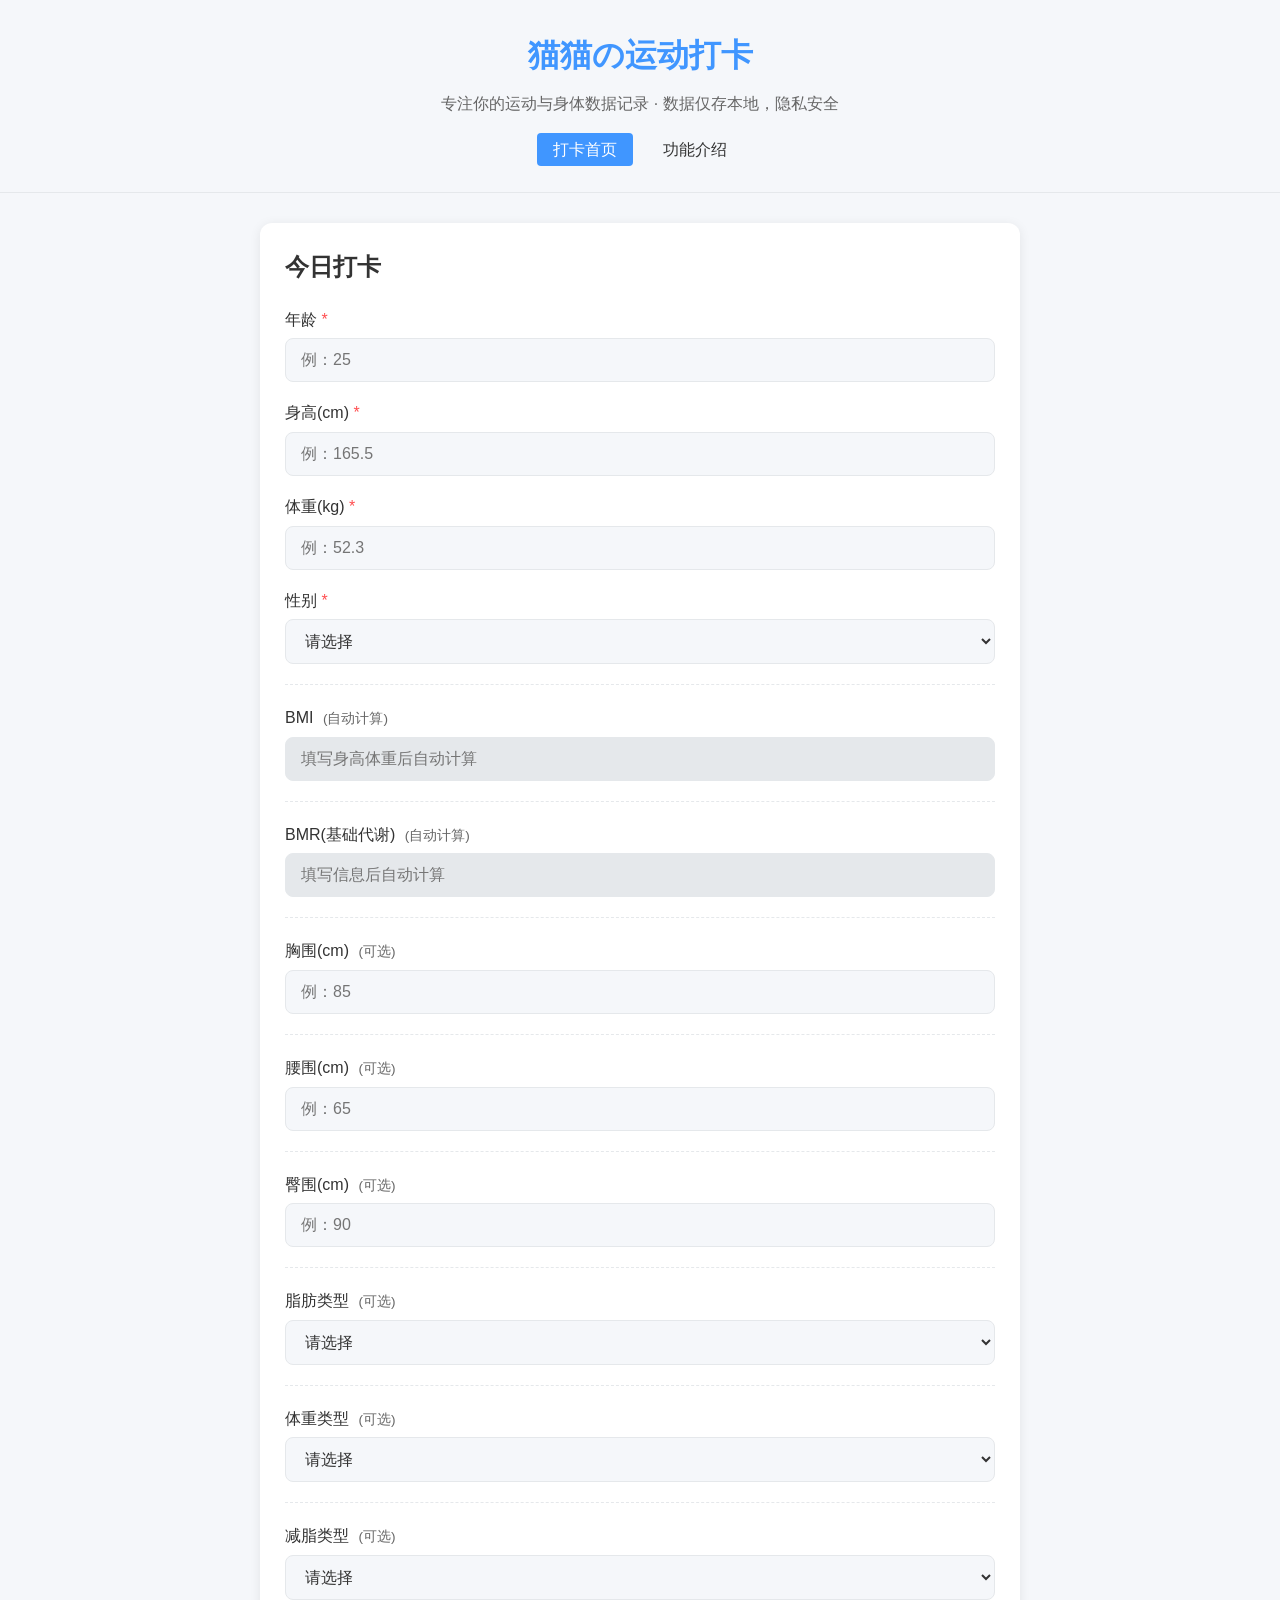
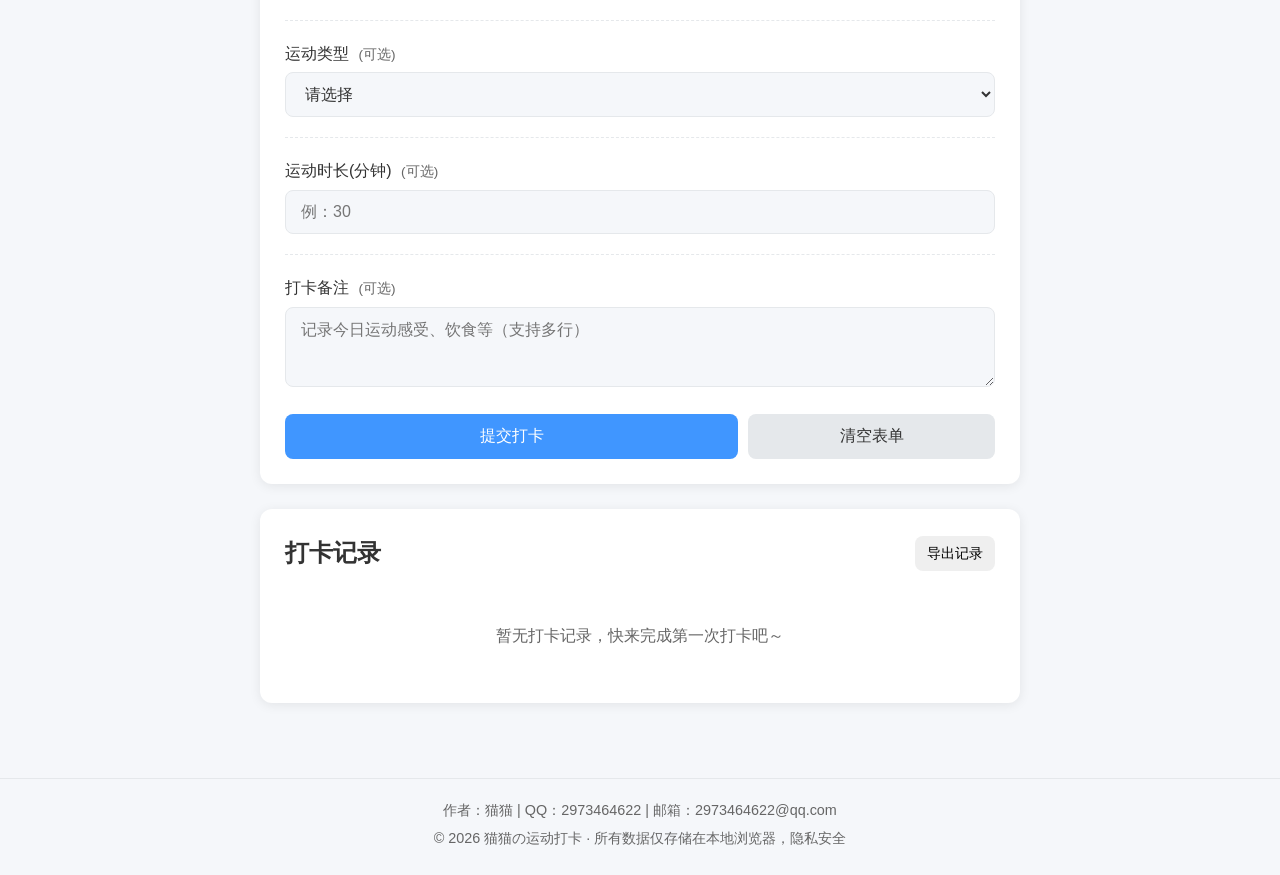
<file: cat-sport-checkin/index.html>
<!DOCTYPE html>
<html lang="zh-CN">
<head>
    <meta charset="UTF-8">
    <meta name="viewport" content="width=device-width, initial-scale=1.0">
    <title>猫猫の运动打卡</title>
    <link rel="stylesheet" href="css/style.css">
</head>
<body>
    <!-- 头部 -->
    <header class="header">
        <div class="container">
            <h1>猫猫の运动打卡</h1>
            <p>专注你的运动与身体数据记录 · 数据仅存本地，隐私安全</p>
            <nav>
                <a href="index.html" class="active">打卡首页</a>
                <a href="features.html">功能介绍</a>
            </nav>
        </div>
    </header>

    <!-- 主内容 -->
    <main class="container main">
        <!-- 打卡表单 -->
        <section class="card form-card">
            <h2>今日打卡</h2>
            <form id="checkinForm">
                <!-- 必填项 -->
                <div class="form-group">
                    <label for="age">年龄 <span class="required">*</span></label>
                    <input type="number" id="age" min="1" max="120" required placeholder="例：25">
                </div>
                <div class="form-group">
                    <label for="height">身高(cm) <span class="required">*</span></label>
                    <input type="number" id="height" min="100" max="250" step="0.1" required placeholder="例：165.5">
                </div>
                <div class="form-group">
                    <label for="weight">体重(kg) <span class="required">*</span></label>
                    <input type="number" id="weight" min="20" max="300" step="0.1" required placeholder="例：52.3">
                </div>
                <div class="form-group">
                    <label for="gender">性别 <span class="required">*</span></label>
                    <select id="gender" required>
                        <option value="">请选择</option>
                        <option value="male">男</option>
                        <option value="female">女</option>
                    </select>
                </div>

                <!-- 可选项 -->
                <div class="form-group optional-group">
                    <label for="bmi">BMI <span class="optional">(自动计算)</span></label>
                    <input type="text" id="bmi" readonly placeholder="填写身高体重后自动计算">
                </div>
                <div class="form-group optional-group">
                    <label for="bmr">BMR(基础代谢) <span class="optional">(自动计算)</span></label>
                    <input type="text" id="bmr" readonly placeholder="填写信息后自动计算">
                </div>
                <div class="form-group optional-group">
                    <label for="bust">胸围(cm) <span class="optional">(可选)</span></label>
                    <input type="number" id="bust" step="0.1" placeholder="例：85">
                </div>
                <div class="form-group optional-group">
                    <label for="waist">腰围(cm) <span class="optional">(可选)</span></label>
                    <input type="number" id="waist" step="0.1" placeholder="例：65">
                </div>
                <div class="form-group optional-group">
                    <label for="hip">臀围(cm) <span class="optional">(可选)</span></label>
                    <input type="number" id="hip" step="0.1" placeholder="例：90">
                </div>
                <div class="form-group optional-group">
                    <label for="fatType">脂肪类型 <span class="optional">(可选)</span></label>
                    <select id="fatType">
                        <option value="">请选择</option>
                        <option value="visceral">内脏脂肪型</option>
                        <option value="subcutaneous">皮下脂肪型</option>
                        <option value="mixed">混合型</option>
                    </select>
                </div>
                <div class="form-group optional-group">
                    <label for="weightType">体重类型 <span class="optional">(可选)</span></label>
                    <select id="weightType">
                        <option value="">请选择</option>
                        <option value="underweight">偏瘦</option>
                        <option value="normal">正常</option>
                        <option value="overweight">超重</option>
                        <option value="obese">肥胖</option>
                    </select>
                </div>
                <div class="form-group optional-group">
                    <label for="loseFatType">减脂类型 <span class="optional">(可选)</span></label>
                    <select id="loseFatType">
                        <option value="">请选择</option>
                        <option value="lowCarb">低碳减脂</option>
                        <option value="calorieControl">热量控制</option>
                        <option value="highProtein">高蛋白减脂</option>
                        <option value="exercise">运动减脂</option>
                    </select>
                </div>
                <div class="form-group optional-group">
                    <label for="sportType">运动类型 <span class="optional">(可选)</span></label>
                    <select id="sportType">
                        <option value="">请选择</option>
                        <option value="running">跑步</option>
                        <option value="yoga">瑜伽</option>
                        <option value="strength">力量训练</option>
                        <option value="rope">跳绳</option>
                        <option value="walk">快走</option>
                    </select>
                </div>
                <div class="form-group optional-group">
                    <label for="sportTime">运动时长(分钟) <span class="optional">(可选)</span></label>
                    <input type="number" id="sportTime" min="0" placeholder="例：30">
                </div>
                <div class="form-group optional-group">
                    <label for="note">打卡备注 <span class="optional">(可选)</span></label>
                    <textarea id="note" placeholder="记录今日运动感受、饮食等（支持多行）"></textarea>
                </div>

                <div class="btn-group">
                    <button type="submit" class="btn primary-btn">提交打卡</button>
                    <button type="reset" class="btn secondary-btn">清空表单</button>
                </div>
            </form>

            <!-- 计算结果 -->
            <div class="result-card" id="resultCard" style="display: none;">
                <h3>计算结果</h3>
                <div id="resultContent"></div>
                <div class="calorie-tip" id="calorieTip"></div>
            </div>
        </section>

        <!-- 打卡记录 -->
        <section class="card records-card">
            <div class="card-header">
                <h2>打卡记录</h2>
                <button class="btn small-btn" id="exportBtn">导出记录</button>
            </div>
            <div id="recordsList" class="records-list">
                <p class="empty-tip">暂无打卡记录，快来完成第一次打卡吧～</p>
            </div>
        </section>
    </main>

    <!-- 页脚 -->
    <footer class="footer">
        <div class="container">
            <p>作者：猫猫 | QQ：2973464622 | 邮箱：2973464622@qq.com</p>
            <p>© 2026 猫猫の运动打卡 · 所有数据仅存储在本地浏览器，隐私安全</p>
        </div>
    </footer>

    <script src="js/main.js"></script>
</body>
</html>
</file>
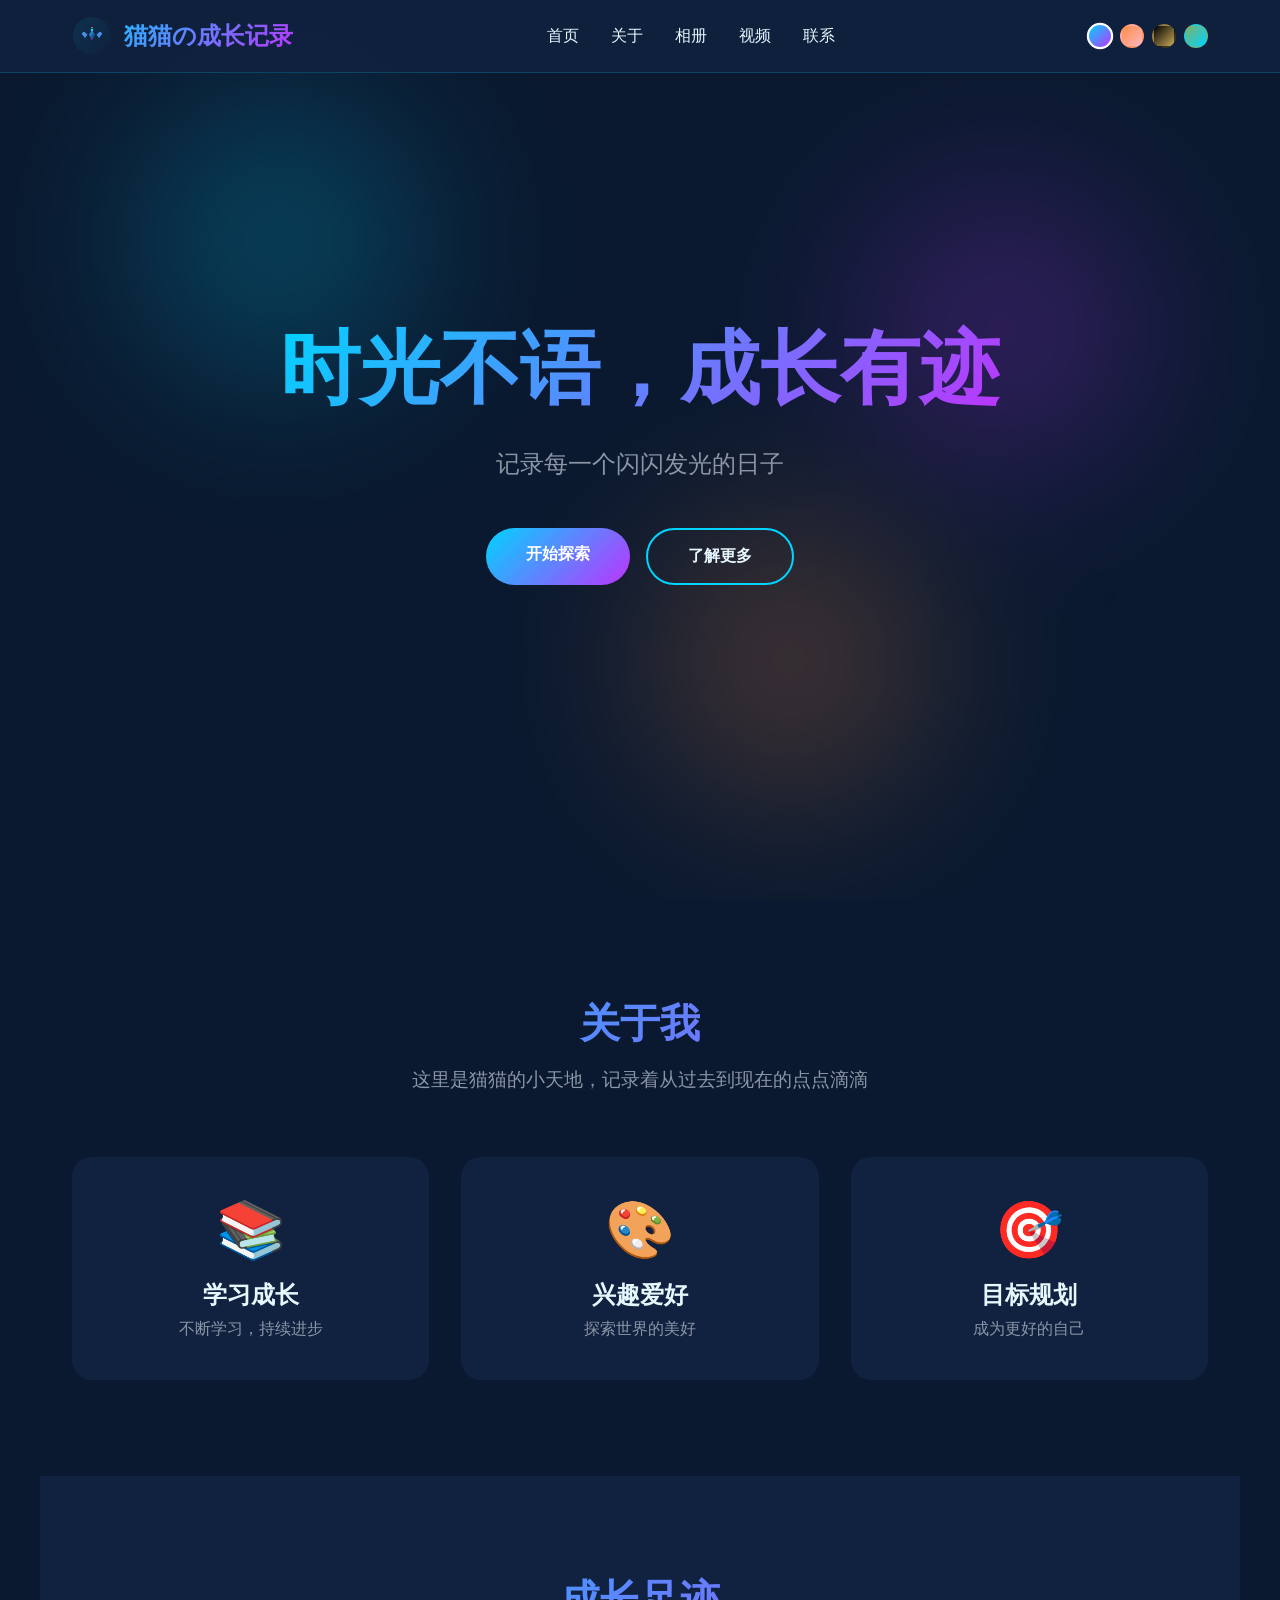
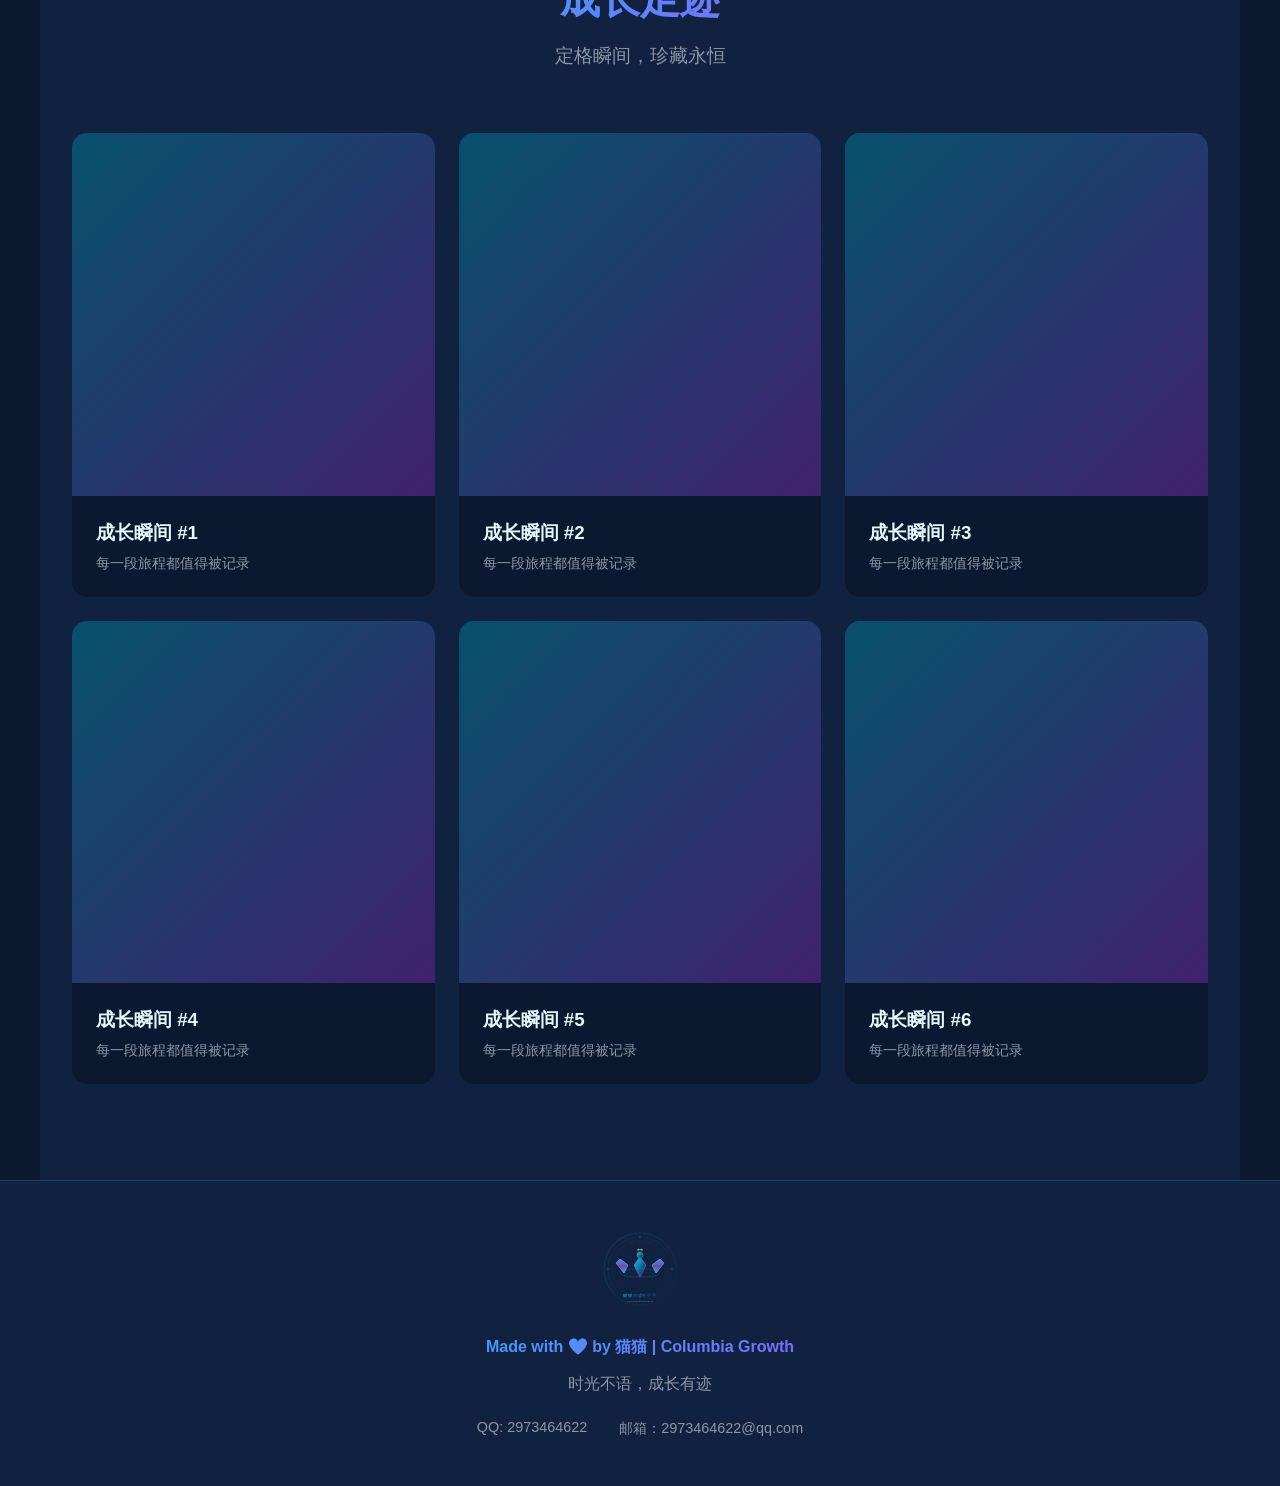
<file: chengzhang-growth/index.html>
<!DOCTYPE html>
<html lang="zh-CN">
<head>
    <meta charset="UTF-8">
    <meta name="viewport" content="width=device-width, initial-scale=1.0">
    <meta name="description" content="猫猫の成长记录 - 时光不语，成长有迹">
    <meta name="author" content="猫猫">
    <title>猫猫の成长记录 | Columbia Growth</title>
    <link rel="icon" type="image/svg+xml" href="favicon.svg">
    <style>
        * {
            margin: 0;
            padding: 0;
            box-sizing: border-box;
        }

        html {
            scroll-behavior: smooth;
        }

        body {
            font-family: 'Microsoft YaHei', 'PingFang SC', 'Noto Sans SC', sans-serif;
            -webkit-font-smoothing: antialiased;
            -moz-osx-font-smoothing: grayscale;
            transition: background-color 0.5s, color 0.5s;
        }

        /* 主题变量 */
        :root {
            --tech-cyan: #00D4FF;
            --deep-blue: #0A192F;
            --concrete-gray: #8B95A5;
            --metal-purple: #667eea;
            --warm-orange: #FF8C42;
            --peach-pink: #FFB6C1;
            --bamboo-green: #7FB069;
            --bronze-gold: #C9A959;
            --neon-purple: #BD34FE;
        }

        /* 科技未来风（默认） */
        body.theme-tech {
            --bg-primary: #0A192F;
            --bg-surface: #112240;
            --text-primary: #E6F7FF;
            --text-secondary: #8B95A5;
            --accent: #00D4FF;
        }

        /* 温馨治愈风 */
        body.theme-warm {
            --bg-primary: #FFF5F0;
            --bg-surface: #FFFFFF;
            --text-primary: #4A4A4A;
            --text-secondary: #9CA3AF;
            --accent: #FF8C42;
        }

        /* 简约高级风 */
        body.theme-simple {
            --bg-primary: #FFFFFF;
            --bg-surface: #F5F5F5;
            --text-primary: #000000;
            --text-secondary: #6B7280;
            --accent: #000000;
        }

        /* 活泼青春风 */
        body.theme-active {
            --bg-primary: #F0FFF4;
            --bg-surface: #FFFFFF;
            --text-primary: #2D3748;
            --text-secondary: #718096;
            --accent: #7FB069;
        }

        body {
            background: var(--bg-primary);
            color: var(--text-primary);
            min-height: 100vh;
        }

        /* 导航栏 */
        .navbar {
            position: fixed;
            top: 0;
            left: 0;
            right: 0;
            z-index: 50;
            background: rgba(17, 34, 64, 0.87);
            backdrop-filter: blur(10px);
            border-bottom: 1px solid rgba(0, 212, 255, 0.2);
            transition: all 0.3s;
        }

        .navbar-content {
            max-width: 1200px;
            margin: 0 auto;
            padding: 1rem 2rem;
            display: flex;
            justify-content: space-between;
            align-items: center;
        }

        .logo {
            display: flex;
            align-items: center;
            gap: 12px;
            font-size: 1.5rem;
            font-weight: bold;
            background: linear-gradient(135deg, #00D4FF 0%, #BD34FE 100%);
            -webkit-background-clip: text;
            -webkit-text-fill-color: transparent;
            background-clip: text;
        }

        .logo img {
            width: 40px;
            height: 40px;
            animation: float 3s ease-in-out infinite;
        }

        .nav-links {
            display: flex;
            gap: 2rem;
            list-style: none;
        }

        .nav-links a {
            color: var(--text-primary);
            text-decoration: none;
            transition: color 0.3s;
        }

        .nav-links a:hover {
            color: var(--accent);
        }

        /* 主题切换器 */
        .theme-switcher {
            display: flex;
            gap: 8px;
            align-items: center;
        }

        .theme-btn {
            width: 24px;
            height: 24px;
            border-radius: 50%;
            border: 2px solid transparent;
            cursor: pointer;
            transition: transform 0.2s, border-color 0.2s;
        }

        .theme-btn:hover,
        .theme-btn.active {
            transform: scale(1.1);
            border-color: white;
        }

        .theme-btn-tech { background: linear-gradient(135deg, #00D4FF, #BD34FE); }
        .theme-btn-warm { background: linear-gradient(135deg, #FF8C42, #FFB6C1); }
        .theme-btn-simple { background: linear-gradient(135deg, #000000, #C9A959); }
        .theme-btn-active { background: linear-gradient(135deg, #7FB069, #00D4FF); }

        /* Hero 区域 */
        .hero {
            min-height: 100vh;
            display: flex;
            align-items: center;
            justify-content: center;
            position: relative;
            overflow: hidden;
            padding: 0 2rem;
        }

        .hero-bg {
            position: absolute;
            inset: 0;
            opacity: 0.2;
        }

        .hero-bg-blob {
            position: absolute;
            border-radius: 50%;
            filter: blur(80px);
            animation: blob 20s infinite;
        }

        .blob-1 {
            width: 300px;
            height: 300px;
            background: var(--tech-cyan);
            top: 10%;
            left: 10%;
        }

        .blob-2 {
            width: 300px;
            height: 300px;
            background: var(--neon-purple);
            top: 20%;
            right: 10%;
            animation-delay: -7s;
        }

        .blob-3 {
            width: 300px;
            height: 300px;
            background: var(--warm-orange);
            bottom: 10%;
            left: 50%;
            animation-delay: -14s;
        }

        .hero-content {
            position: relative;
            text-align: center;
            max-width: 800px;
            z-index: 10;
        }

        .hero-title {
            font-size: clamp(2.5rem, 8vw, 5rem);
            font-weight: bold;
            margin-bottom: 1.5rem;
            background: linear-gradient(135deg, #00D4FF 0%, #BD34FE 100%);
            -webkit-background-clip: text;
            -webkit-text-fill-color: transparent;
            background-clip: text;
            opacity: 0;
            animation: slideUp 0.8s ease-out forwards;
        }

        .hero-subtitle {
            font-size: clamp(1rem, 3vw, 1.5rem);
            color: var(--text-secondary);
            margin-bottom: 3rem;
            opacity: 0;
            animation: slideUp 0.8s ease-out 0.2s forwards;
        }

        .hero-buttons {
            display: flex;
            gap: 1rem;
            justify-content: center;
            flex-wrap: wrap;
            opacity: 0;
            animation: slideUp 0.8s ease-out 0.4s forwards;
        }

        .btn {
            padding: 1rem 2.5rem;
            border-radius: 50px;
            font-weight: 600;
            font-size: 1rem;
            cursor: pointer;
            transition: all 0.3s;
            border: none;
            text-decoration: none;
            display: inline-block;
        }

        .btn-primary {
            background: linear-gradient(135deg, #00D4FF 0%, #BD34FE 100%);
            color: white;
        }

        .btn-primary:hover {
            transform: scale(1.05);
            box-shadow: 0 10px 30px rgba(0, 212, 255, 0.4);
        }

        .btn-secondary {
            background: transparent;
            color: var(--text-primary);
            border: 2px solid var(--accent);
        }

        .btn-secondary:hover {
            background: var(--accent);
            color: var(--bg-primary);
        }

        /* 关于我 */
        .section {
            padding: 6rem 2rem;
            max-width: 1200px;
            margin: 0 auto;
        }

        .section-title {
            text-align: center;
            font-size: 2.5rem;
            font-weight: bold;
            margin-bottom: 1rem;
            background: linear-gradient(135deg, #00D4FF 0%, #BD34FE 100%);
            -webkit-background-clip: text;
            -webkit-text-fill-color: transparent;
            background-clip: text;
        }

        .section-subtitle {
            text-align: center;
            color: var(--text-secondary);
            font-size: 1.2rem;
            margin-bottom: 4rem;
        }

        .features-grid {
            display: grid;
            grid-template-columns: repeat(auto-fit, minmax(280px, 1fr));
            gap: 2rem;
        }

        .feature-card {
            background: var(--bg-surface);
            padding: 2.5rem;
            border-radius: 20px;
            text-align: center;
            transition: transform 0.3s, box-shadow 0.3s;
        }

        .feature-card:hover {
            transform: translateY(-10px);
            box-shadow: 0 20px 40px rgba(0, 212, 255, 0.2);
        }

        .feature-icon {
            font-size: 3.5rem;
            margin-bottom: 1rem;
        }

        .feature-title {
            font-size: 1.5rem;
            font-weight: bold;
            margin-bottom: 0.5rem;
        }

        .feature-desc {
            color: var(--text-secondary);
        }

        /* 相册 */
        .gallery-section {
            background: var(--bg-surface);
        }

        .gallery-grid {
            display: grid;
            grid-template-columns: repeat(auto-fill, minmax(300px, 1fr));
            gap: 1.5rem;
        }

        .gallery-item {
            background: var(--bg-primary);
            border-radius: 15px;
            overflow: hidden;
            transition: transform 0.3s;
            cursor: pointer;
        }

        .gallery-item:hover {
            transform: scale(1.03);
        }

        .gallery-img {
            width: 100%;
            aspect-ratio: 1;
            background: linear-gradient(135deg, #00D4FF 0%, #BD34FE 100%);
            opacity: 0.3;
        }

        .gallery-info {
            padding: 1.5rem;
        }

        .gallery-info h3 {
            margin-bottom: 0.5rem;
        }

        .gallery-info p {
            color: var(--text-secondary);
            font-size: 0.9rem;
        }

        /* 页脚 */
        .footer {
            background: var(--bg-surface);
            padding: 3rem 2rem;
            border-top: 1px solid rgba(0, 212, 255, 0.2);
        }

        .footer-content {
            max-width: 1200px;
            margin: 0 auto;
            text-align: center;
        }

        .footer-logo {
            width: 80px;
            height: 80px;
            margin: 0 auto 1.5rem;
            animation: float 3s ease-in-out infinite;
        }

        .footer-text {
            margin-bottom: 1rem;
            background: linear-gradient(135deg, #00D4FF 0%, #BD34FE 100%);
            -webkit-background-clip: text;
            -webkit-text-fill-color: transparent;
            background-clip: text;
            font-weight: 600;
        }

        .footer-subtext {
            color: var(--text-secondary);
            margin-bottom: 1.5rem;
        }

        .footer-info {
            display: flex;
            justify-content: center;
            gap: 2rem;
            color: var(--text-secondary);
            font-size: 0.9rem;
        }

        /* 动画 */
        @keyframes float {
            0%, 100% { transform: translateY(0); }
            50% { transform: translateY(-10px); }
        }

        @keyframes slideUp {
            from {
                opacity: 0;
                transform: translateY(30px);
            }
            to {
                opacity: 1;
                transform: translateY(0);
            }
        }

        @keyframes blob {
            0%, 100% { transform: translate(0, 0) scale(1); }
            33% { transform: translate(30px, -50px) scale(1.1); }
            66% { transform: translate(-20px, 20px) scale(0.9); }
        }

        /* 响应式 */
        @media (max-width: 768px) {
            .nav-links {
                display: none;
            }

            .hero-buttons {
                flex-direction: column;
                align-items: center;
            }

            .footer-info {
                flex-direction: column;
                gap: 0.5rem;
            }
        }
    </style>
</head>
<body class="theme-tech">
    <!-- 导航栏 -->
    <nav class="navbar">
        <div class="navbar-content">
            <div class="logo">
                <img src="favicon.svg" alt="Logo">
                <span>猫猫の成长记录</span>
            </div>
            <ul class="nav-links">
                <li><a href="#home">首页</a></li>
                <li><a href="#about">关于</a></li>
                <li><a href="#gallery">相册</a></li>
                <li><a href="#video">视频</a></li>
                <li><a href="#contact">联系</a></li>
            </ul>
            <div class="theme-switcher">
                <button class="theme-btn theme-btn-tech active" onclick="switchTheme('tech')" title="科技未来"></button>
                <button class="theme-btn theme-btn-warm" onclick="switchTheme('warm')" title="温馨治愈"></button>
                <button class="theme-btn theme-btn-simple" onclick="switchTheme('simple')" title="简约高级"></button>
                <button class="theme-btn theme-btn-active" onclick="switchTheme('active')" title="活泼青春"></button>
            </div>
        </div>
    </nav>

    <!-- Hero 区域 -->
    <section id="home" class="hero">
        <div class="hero-bg">
            <div class="hero-bg-blob blob-1"></div>
            <div class="hero-bg-blob blob-2"></div>
            <div class="hero-bg-blob blob-3"></div>
        </div>
        <div class="hero-content">
            <h1 class="hero-title">时光不语，成长有迹</h1>
            <p class="hero-subtitle">记录每一个闪闪发光的日子</p>
            <div class="hero-buttons">
                <a href="#gallery" class="btn btn-primary">开始探索</a>
                <a href="#about" class="btn btn-secondary">了解更多</a>
            </div>
        </div>
    </section>

    <!-- 关于我 -->
    <section id="about" class="section">
        <h2 class="section-title">关于我</h2>
        <p class="section-subtitle">这里是猫猫的小天地，记录着从过去到现在的点点滴滴</p>
        <div class="features-grid">
            <div class="feature-card">
                <div class="feature-icon">📚</div>
                <h3 class="feature-title">学习成长</h3>
                <p class="feature-desc">不断学习，持续进步</p>
            </div>
            <div class="feature-card">
                <div class="feature-icon">🎨</div>
                <h3 class="feature-title">兴趣爱好</h3>
                <p class="feature-desc">探索世界的美好</p>
            </div>
            <div class="feature-card">
                <div class="feature-icon">🎯</div>
                <h3 class="feature-title">目标规划</h3>
                <p class="feature-desc">成为更好的自己</p>
            </div>
        </div>
    </section>

    <!-- 相册展示 -->
    <section id="gallery" class="section gallery-section">
        <h2 class="section-title">成长足迹</h2>
        <p class="section-subtitle">定格瞬间，珍藏永恒</p>
        <div class="gallery-grid">
            <div class="gallery-item">
                <div class="gallery-img"></div>
                <div class="gallery-info">
                    <h3>成长瞬间 #1</h3>
                    <p>每一段旅程都值得被记录</p>
                </div>
            </div>
            <div class="gallery-item">
                <div class="gallery-img"></div>
                <div class="gallery-info">
                    <h3>成长瞬间 #2</h3>
                    <p>每一段旅程都值得被记录</p>
                </div>
            </div>
            <div class="gallery-item">
                <div class="gallery-img"></div>
                <div class="gallery-info">
                    <h3>成长瞬间 #3</h3>
                    <p>每一段旅程都值得被记录</p>
                </div>
            </div>
            <div class="gallery-item">
                <div class="gallery-img"></div>
                <div class="gallery-info">
                    <h3>成长瞬间 #4</h3>
                    <p>每一段旅程都值得被记录</p>
                </div>
            </div>
            <div class="gallery-item">
                <div class="gallery-img"></div>
                <div class="gallery-info">
                    <h3>成长瞬间 #5</h3>
                    <p>每一段旅程都值得被记录</p>
                </div>
            </div>
            <div class="gallery-item">
                <div class="gallery-img"></div>
                <div class="gallery-info">
                    <h3>成长瞬间 #6</h3>
                    <p>每一段旅程都值得被记录</p>
                </div>
            </div>
        </div>
    </section>

    <!-- 页脚 -->
    <footer id="contact" class="footer">
        <div class="footer-content">
            <img src="logo.svg" alt="Logo" class="footer-logo">
            <p class="footer-text">Made with ❤️ by 猫猫 | Columbia Growth</p>
            <p class="footer-subtext">时光不语，成长有迹</p>
            <div class="footer-info">
                <span>QQ: 2973464622</span>
                <span>邮箱：2973464622@qq.com</span>
            </div>
        </div>
    </footer>

    <script>
        // 主题切换
        function switchTheme(themeName) {
            document.body.className = 'theme-' + themeName;
            localStorage.setItem('theme', themeName);
            
            // 更新按钮状态
            document.querySelectorAll('.theme-btn').forEach(btn => {
                btn.classList.remove('active');
            });
            document.querySelector('.theme-btn-' + themeName).classList.add('active');
        }

        // 加载保存的主题
        window.addEventListener('DOMContentLoaded', () => {
            const savedTheme = localStorage.getItem('theme') || 'tech';
            switchTheme(savedTheme);
        });

        // 平滑滚动
        document.querySelectorAll('a[href^="#"]').forEach(anchor => {
            anchor.addEventListener('click', function (e) {
                e.preventDefault();
                const target = document.querySelector(this.getAttribute('href'));
                if (target) {
                    target.scrollIntoView({ behavior: 'smooth' });
                }
            });
        });
    </script>
</body>
</html>
</file>
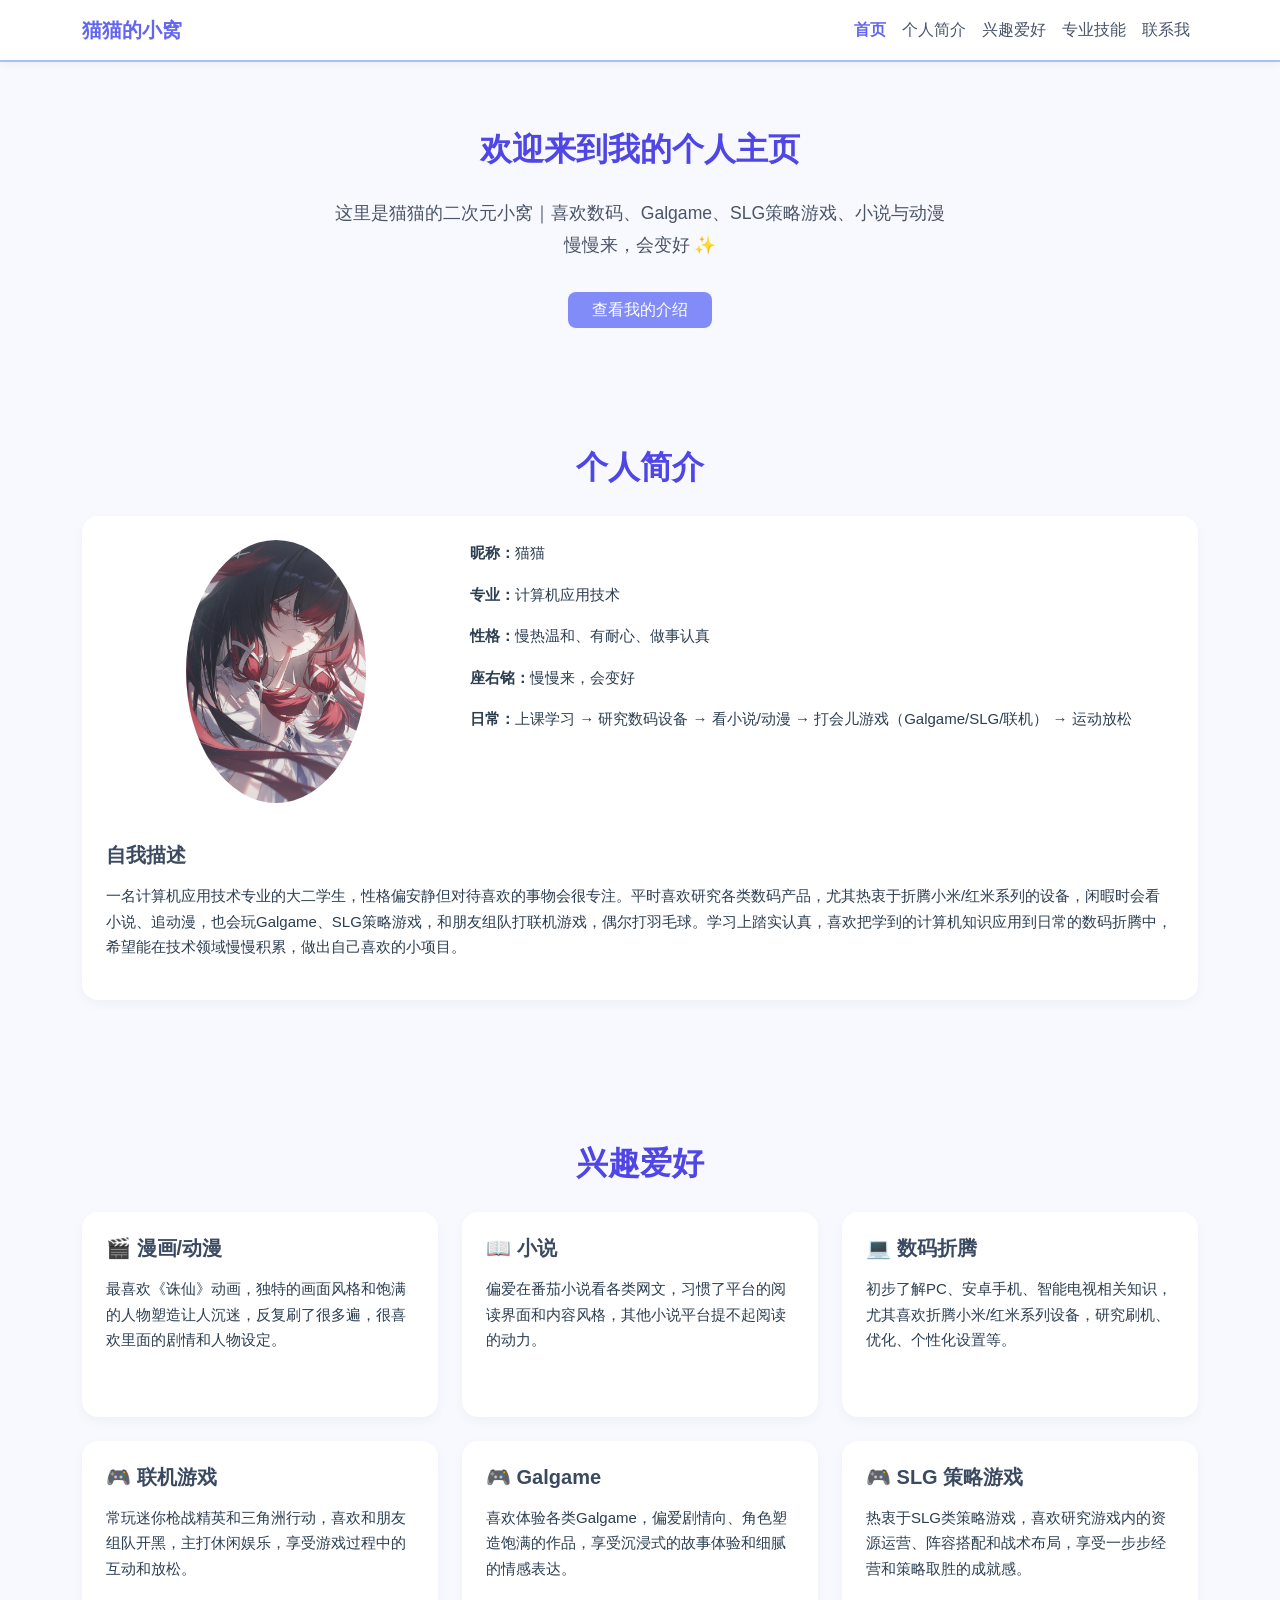
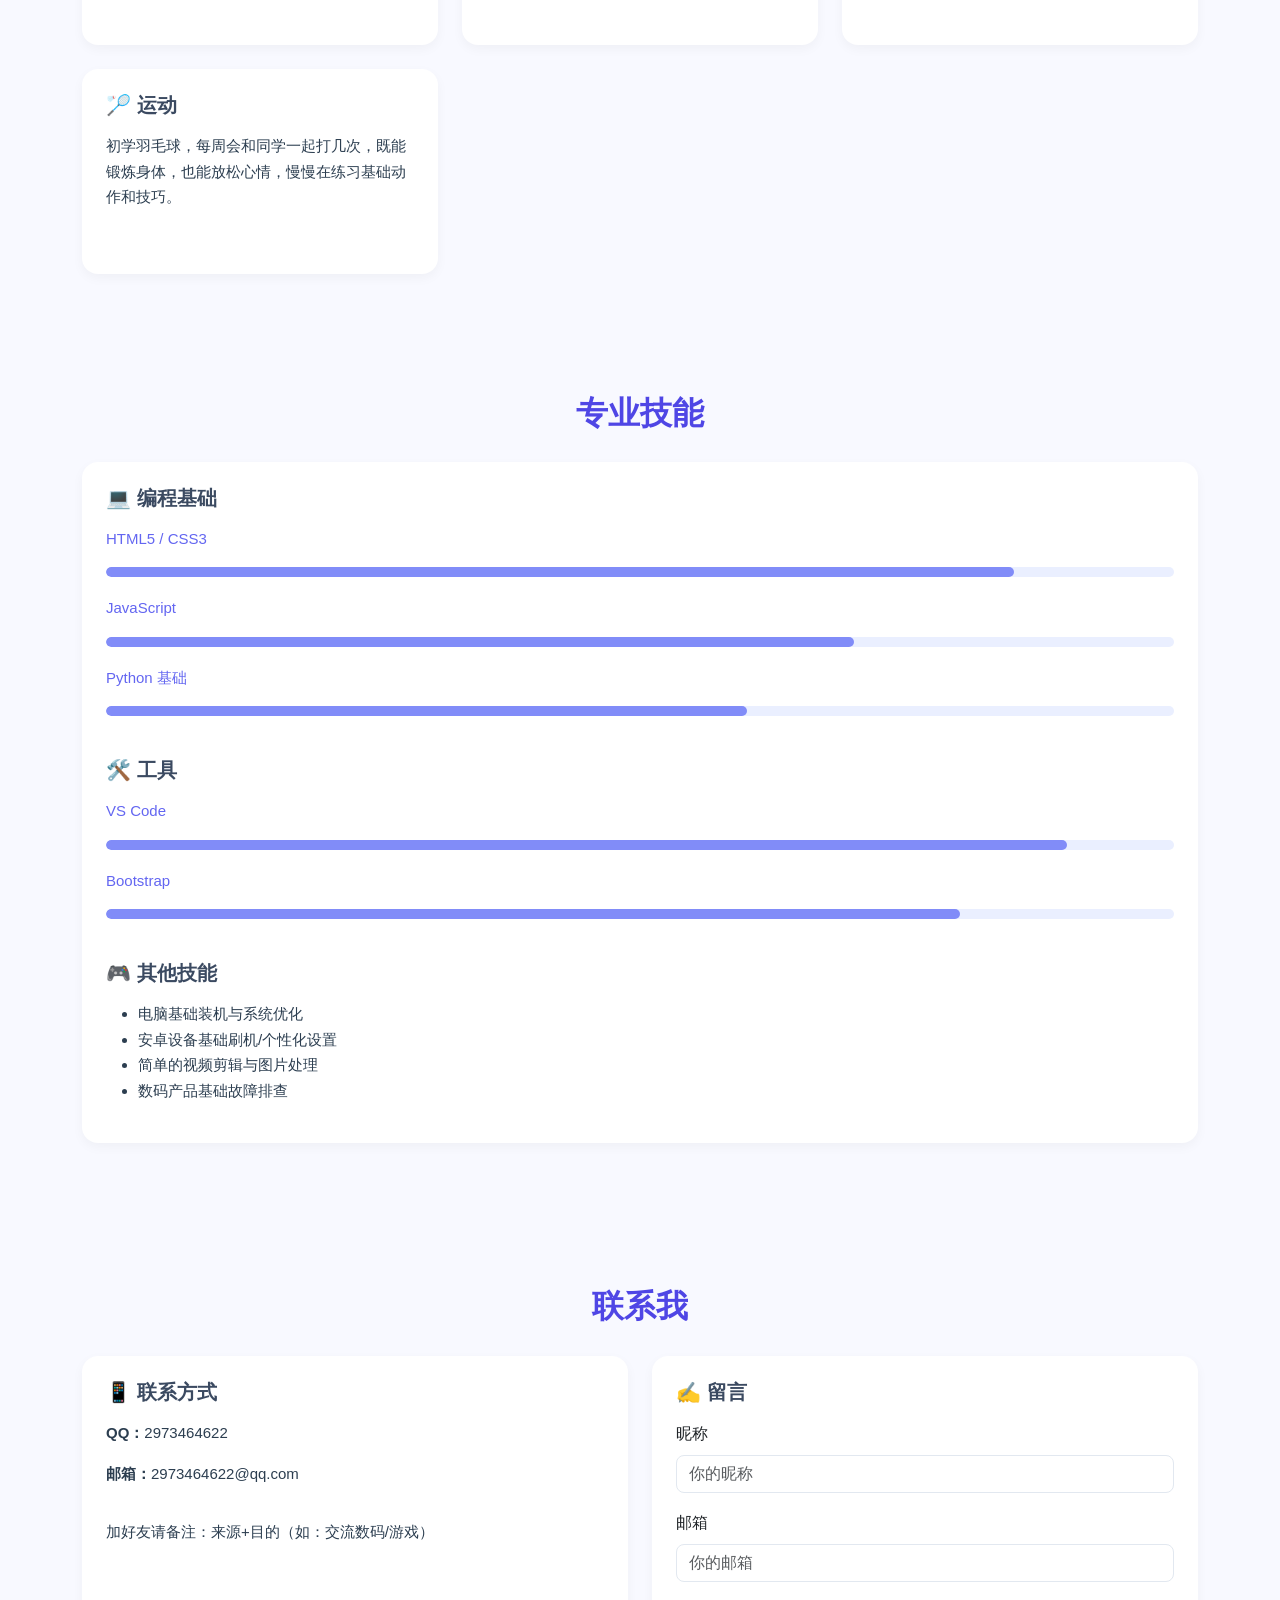
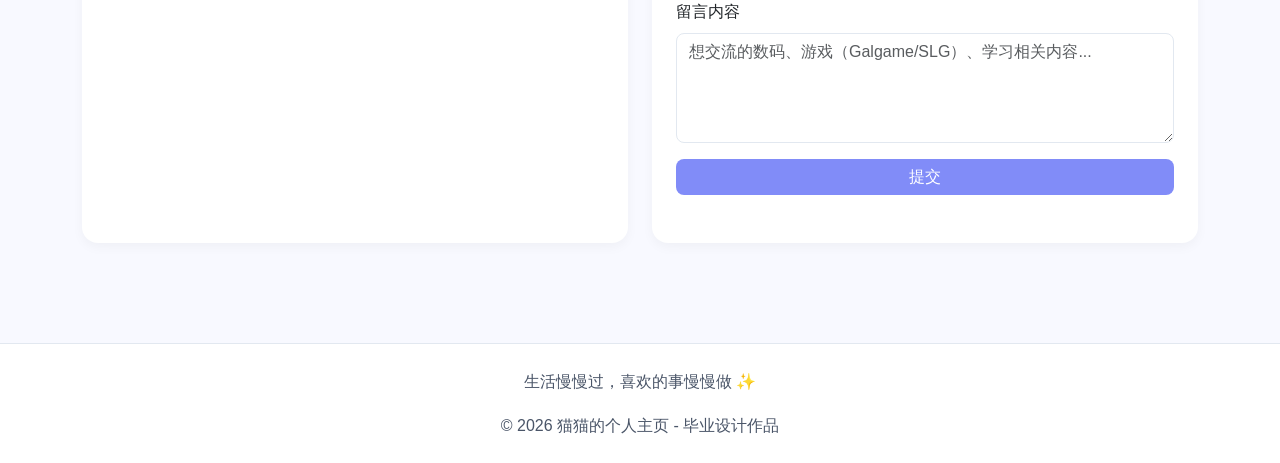
<file: maomao-intro/index.html>
<!DOCTYPE html>
<html lang="zh-CN">
<head>
<meta charset="UTF-8">
<meta name="viewport" content="width=device-width, initial-scale=1.0">
<title>个人简介 - 猫猫</title>
<link rel="icon" href="favicon.jpg" type="image/jpeg">
<link href="https://cdn.jsdelivr.net/npm/bootstrap@5.3.0/dist/css/bootstrap.min.css" rel="stylesheet">
<style>
  /* 整体：干净、柔和、浅色清爽风格 */
  body {
    background: #f8f9ff;
    color: #2c3e50;
    font-family: "Microsoft YaHei", sans-serif;
    line-height: 1.7;
    overflow-y: scroll;
    padding-top: 70px;
  }

  /* 导航栏：柔和蓝紫，干净不刺眼 */
  .navbar {
    background: #ffffff;
    box-shadow: 0 2px 10px rgba(0,0,0,0.05);
    border-bottom: 2px solid #a8bfff;
  }
  .navbar-brand {
    color: #6366f1;
    font-weight: bold;
  }
  .nav-link {
    color: #4a5568 !important;
  }
  .nav-link:hover {
    color: #6366f1 !important;
  }
  .nav-link.active {
    color: #6366f1 !important;
    font-weight: 600;
  }

  /* 板块：统一间距，阅读舒服 */
  .section {
    padding: 60px 0;
  }
  .title {
    color: #4f46e5;
    font-weight: bold;
    margin-bottom: 30px;
    text-align: center;
  }

  /* 卡片：纯白、柔和、干净、文字100%清晰 */
  .card {
    border: none;
    border-radius: 16px;
    background: #ffffff;
    box-shadow: 0 4px 12px rgba(0,0,0,0.04);
    padding: 24px;
    margin-bottom: 24px;
  }
  .card h5 {
    color: #3b4a61;
    margin-bottom: 16px;
    font-weight: 600;
  }
  .card p, .card li {
    color: #2c3e50 !important;
    font-size: 15px;
  }

  /* 进度条：显示百分比，柔和蓝 */
  .progress {
    height: 10px;
    border-radius: 5px;
    background: #eaefff;
    margin-bottom: 18px;
    position: relative;
  }
  .progress-bar {
    background: #818cf8;
    border-radius: 5px;
  }
  .progress-text {
    position: absolute;
    right: 8px;
    top: -20px;
    font-size: 12px;
    color: #6366f1;
    font-weight: 500;
  }

  /* 按钮：柔和主色 */
  .btn-primary {
    background: #818cf8;
    border: none;
    border-radius: 8px;
  }
  .btn-primary:hover {
    background: #6366f1;
  }

  /* 表单：干净 */
  .form-control {
    border-radius: 8px;
    border: 1px solid #e2e8f0;
    background: #ffffff;
  }
  .form-control:focus {
    border-color: #a8bfff;
    box-shadow: 0 0 0 2px rgba(131, 148, 248, 0.2);
    color: #2c3e50;
  }

  /* 底部 */
  footer {
    background: #ffffff;
    padding: 24px 0;
    text-align: center;
    border-top: 1px solid #e2e8f0;
    margin-top: 40px;
    color: #4a5568;
  }

  /* 超链接样式优化 */
  .skill-link {
    color: #6366f1;
    text-decoration: none;
    font-weight: 500;
  }
  .skill-link:hover {
    color: #4f46e5;
    text-decoration: underline;
  }

  /* 首页欢迎语样式 */
  .welcome-text {
    font-size: 1.1rem;
    color: #4a5568;
    margin-bottom: 30px;
    line-height: 1.8;
  }
</style>
</head>

<body>

<!-- 导航 -->
<nav class="navbar navbar-expand-lg fixed-top">
  <div class="container">
    <a class="navbar-brand" href="#home">猫猫的小窝</a>
    <button class="navbar-toggler" type="button" data-bs-toggle="collapse" data-bs-target="#nav">
      <span class="navbar-toggler-icon"></span>
    </button>
    <div class="collapse navbar-collapse" id="nav">
      <ul class="navbar-nav ms-auto">
        <li class="nav-item"><a class="nav-link active" href="#home">首页</a></li>
        <li class="nav-item"><a class="nav-link" href="#about">个人简介</a></li>
        <li class="nav-item"><a class="nav-link" href="#hobby">兴趣爱好</a></li>
        <li class="nav-item"><a class="nav-link" href="#skill">专业技能</a></li>
        <li class="nav-item"><a class="nav-link" href="#contact">联系我</a></li>
      </ul>
    </div>
  </div>
</nav>

<!-- 首页（补充Galgame/SLG关键词） -->
<section id="home" class="section">
  <div class="container text-center">
    <h2 class="title">欢迎来到我的个人主页</h2>
    <p class="welcome-text">这里是猫猫的二次元小窝｜喜欢数码、Galgame、SLG策略游戏、小说与动漫<br>慢慢来，会变好 ✨</p>
    <a href="#about" class="btn btn-primary px-4">查看我的介绍</a>
  </div>
</section>

<!-- 个人简介（头像已改为avatar.jpg） -->
<section id="about" class="section">
  <div class="container">
    <h2 class="title">个人简介</h2>
    <div class="card">
      <div class="row">
        <div class="col-md-4 text-center mb-4">
          <!-- 头像替换为同文件夹的avatar.jpg -->
          <img src="avatar.jpg" class="rounded-circle" width="180" alt="猫猫的头像">
        </div>
        <div class="col-md-8">
          <p><strong>昵称：</strong>猫猫</p>
          <p><strong>专业：</strong>计算机应用技术</p>
          <p><strong>性格：</strong>慢热温和、有耐心、做事认真</p>
          <p><strong>座右铭：</strong>慢慢来，会变好</p>
          <p><strong>日常：</strong>上课学习 → 研究数码设备 → 看小说/动漫 → 打会儿游戏（Galgame/SLG/联机） → 运动放松</p>
        </div>
      </div>
      <div class="mt-3">
        <h5>自我描述</h5>
        <p>一名计算机应用技术专业的大二学生，性格偏安静但对待喜欢的事物会很专注。平时喜欢研究各类数码产品，尤其热衷于折腾小米/红米系列的设备，闲暇时会看小说、追动漫，也会玩Galgame、SLG策略游戏，和朋友组队打联机游戏，偶尔打羽毛球。学习上踏实认真，喜欢把学到的计算机知识应用到日常的数码折腾中，希望能在技术领域慢慢积累，做出自己喜欢的小项目。</p>
      </div>
    </div>
  </div>
</section>

<!-- 兴趣爱好（包含Galgame和SLG卡片） -->
<section id="hobby" class="section">
  <div class="container">
    <h2 class="title">兴趣爱好</h2>
    <div class="row g-4">
      <div class="col-md-6 col-lg-4">
        <div class="card h-100">
          <h5>🎬 漫画/动漫</h5>
          <p>最喜欢《诛仙》动画，独特的画面风格和饱满的人物塑造让人沉迷，反复刷了很多遍，很喜欢里面的剧情和人物设定。</p>
        </div>
      </div>
      <div class="col-md-6 col-lg-4">
        <div class="card h-100">
          <h5>📖 小说</h5>
          <p>偏爱在番茄小说看各类网文，习惯了平台的阅读界面和内容风格，其他小说平台提不起阅读的动力。</p>
        </div>
      </div>
      <div class="col-md-6 col-lg-4">
        <div class="card h-100">
          <h5>💻 数码折腾</h5>
          <p>初步了解PC、安卓手机、智能电视相关知识，尤其喜欢折腾小米/红米系列设备，研究刷机、优化、个性化设置等。</p>
        </div>
      </div>
      <div class="col-md-6 col-lg-4">
        <div class="card h-100">
          <h5>🎮 联机游戏</h5>
          <p>常玩迷你枪战精英和三角洲行动，喜欢和朋友组队开黑，主打休闲娱乐，享受游戏过程中的互动和放松。</p>
        </div>
      </div>
      <div class="col-md-6 col-lg-4">
        <div class="card h-100">
          <h5>🎮 Galgame</h5>
          <p>喜欢体验各类Galgame，偏爱剧情向、角色塑造饱满的作品，享受沉浸式的故事体验和细腻的情感表达。</p>
        </div>
      </div>
      <div class="col-md-6 col-lg-4">
        <div class="card h-100">
          <h5>🎮 SLG 策略游戏</h5>
          <p>热衷于SLG类策略游戏，喜欢研究游戏内的资源运营、阵容搭配和战术布局，享受一步步经营和策略取胜的成就感。</p>
        </div>
      </div>
      <div class="col-md-6 col-lg-4">
        <div class="card h-100">
          <h5>🏸 运动</h5>
          <p>初学羽毛球，每周会和同学一起打几次，既能锻炼身体，也能放松心情，慢慢在练习基础动作和技巧。</p>
        </div>
      </div>
    </div>
  </div>
</section>

<!-- 专业技能（进度条显示百分比） -->
<section id="skill" class="section">
  <div class="container">
    <h2 class="title">专业技能</h2>
    <div class="card">
      <h5>💻 编程基础</h5>
      <p><a href="https://developer.mozilla.org/zh-CN/docs/Web/HTML" target="_blank" class="skill-link">HTML5 / CSS3</a></p>
      <div class="progress">
        <div class="progress-bar" style="width:85%"></div>
        <span class="progress-text">85%</span>
      </div>
      
      <p><a href="https://developer.mozilla.org/zh-CN/docs/Web/JavaScript" target="_blank" class="skill-link">JavaScript</a></p>
      <div class="progress">
        <div class="progress-bar" style="width:70%"></div>
        <span class="progress-text">70%</span>
      </div>
      
      <p><a href="https://docs.python.org/zh-cn/3/tutorial/index.html" target="_blank" class="skill-link">Python 基础</a></p>
      <div class="progress">
        <div class="progress-bar" style="width:60%"></div>
        <span class="progress-text">60%</span>
      </div>

      <h5 class="mt-4">🛠️ 工具</h5>
      <p><a href="https://code.visualstudio.com/docs" target="_blank" class="skill-link">VS Code</a></p>
      <div class="progress">
        <div class="progress-bar" style="width:90%"></div>
        <span class="progress-text">90%</span>
      </div>
      
      <p><a href="https://getbootstrap.com/" target="_blank" class="skill-link">Bootstrap</a></p>
      <div class="progress">
        <div class="progress-bar" style="width:80%"></div>
        <span class="progress-text">80%</span>
      </div>

      <h5 class="mt-4">🎮 其他技能</h5>
      <ul>
        <li>电脑基础装机与系统优化</li>
        <li>安卓设备基础刷机/个性化设置</li>
        <li>简单的视频剪辑与图片处理</li>
        <li>数码产品基础故障排查</li>
      </ul>
    </div>
  </div>
</section>

<!-- 联系我（表单非空验证） -->
<section id="contact" class="section">
  <div class="container">
    <h2 class="title">联系我</h2>
    <div class="row g-4">
      <div class="col-md-6">
        <div class="card h-100">
          <h5>📱 联系方式</h5>
          <p><strong>QQ：</strong>2973464622</p>
          <p><strong>邮箱：</strong>2973464622@qq.com</p>
          <p class="mt-3">加好友请备注：来源+目的（如：交流数码/游戏）</p>
        </div>
      </div>
      <div class="col-md-6">
        <div class="card h-100">
          <h5>✍️ 留言</h5>
          <form id="messageForm">
            <div class="mb-3">
              <label class="form-label">昵称</label>
              <input type="text" class="form-control" id="name" placeholder="你的昵称">
            </div>
            <div class="mb-3">
              <label class="form-label">邮箱</label>
              <input type="email" class="form-control" id="email" placeholder="你的邮箱">
            </div>
            <div class="mb-3">
              <label class="form-label">留言内容</label>
              <textarea class="form-control" id="message" rows="4" placeholder="想交流的数码、游戏（Galgame/SLG）、学习相关内容..."></textarea>
            </div>
            <button type="button" class="btn btn-primary w-100" onclick="submitForm()">提交</button>
          </form>
        </div>
      </div>
    </div>
  </div>
</section>

<!-- 底部（添加温柔文案） -->
<footer>
  <div class="container">
    <p>生活慢慢过，喜欢的事慢慢做 ✨</p>
    <p class="mb-0 mt-2">© 2026 猫猫的个人主页 - 毕业设计作品</p>
  </div>
</footer>

<script src="https://cdn.jsdelivr.net/npm/bootstrap@5.3.0/dist/js/bootstrap.bundle.min.js"></script>
<script>
  // 平滑滚动
  document.querySelectorAll('a[href^="#"]').forEach(a => {
    a.addEventListener('click', e => {
      e.preventDefault();
      document.querySelector(this.getAttribute('href')).scrollIntoView({ behavior: 'smooth' });
      // 移动端关闭导航菜单
      const navbarCollapse = document.getElementById('nav');
      if (navbarCollapse.classList.contains('show')) {
        new bootstrap.Collapse(navbarCollapse).hide();
      }
    });
  });

  // 滚动时高亮当前导航
  window.addEventListener('scroll', function() {
    const sections = document.querySelectorAll('.section');
    const navLinks = document.querySelectorAll('.nav-link');
    
    let currentSection = '';
    sections.forEach(section => {
      const sectionTop = section.offsetTop;
      const sectionHeight = section.clientHeight;
      if (window.scrollY >= (sectionTop - 100)) {
        currentSection = section.getAttribute('id');
      }
    });

    navLinks.forEach(link => {
      link.classList.remove('active');
      if (link.getAttribute('href') === '#' + currentSection) {
        link.classList.add('active');
      }
    });
  });

  // 留言表单非空验证
  function submitForm() {
    const name = document.getElementById('name').value.trim();
    const email = document.getElementById('email').value.trim();
    const message = document.getElementById('message').value.trim();

    if (!name) {
      alert('请填写你的昵称～');
      return;
    }
    if (!email) {
      alert('请填写你的邮箱，方便我回复你～');
      return;
    }
    if (!message) {
      alert('请填写留言内容哦～');
      return;
    }

    // 验证通过提示
    alert('留言成功！我会尽快回复你～');
    // 清空表单
    document.getElementById('messageForm').reset();
  }
</script>
</body>
</html>
</file>
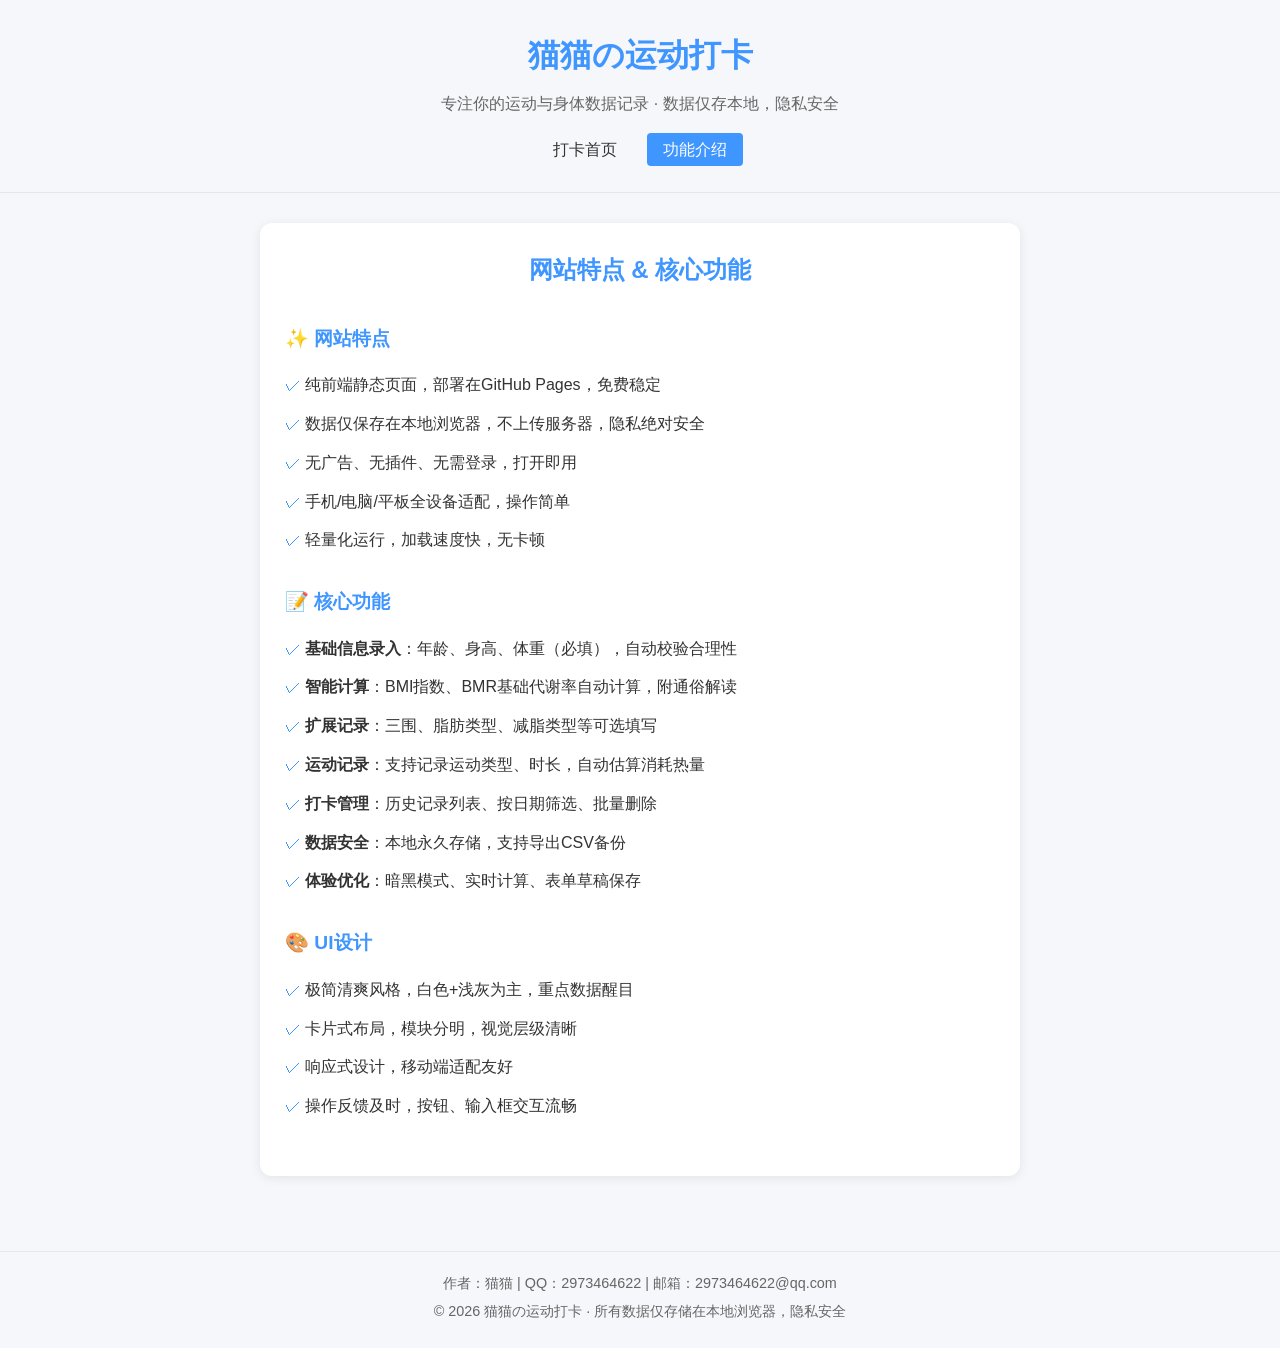
<file: cat-sport-checkin/features.html>
<!DOCTYPE html>
<html lang="zh-CN">
<head>
    <meta charset="UTF-8">
    <meta name="viewport" content="width=device-width, initial-scale=1.0">
    <title>功能介绍 - 猫猫の运动打卡</title>
    <link rel="stylesheet" href="css/style.css">
</head>
<body>
    <!-- 头部 -->
    <header class="header">
        <div class="container">
            <h1>猫猫の运动打卡</h1>
            <p>专注你的运动与身体数据记录 · 数据仅存本地，隐私安全</p>
            <nav>
                <a href="index.html">打卡首页</a>
                <a href="features.html" class="active">功能介绍</a>
            </nav>
        </div>
    </header>

    <!-- 主内容 -->
    <main class="container main">
        <section class="card features-card">
            <h2 class="features-title">网站特点 & 核心功能</h2>
            
            <div class="features-group">
                <h3>✨ 网站特点</h3>
                <ul class="features-list">
                    <li>纯前端静态页面，部署在GitHub Pages，免费稳定</li>
                    <li>数据仅保存在本地浏览器，不上传服务器，隐私绝对安全</li>
                    <li>无广告、无插件、无需登录，打开即用</li>
                    <li>手机/电脑/平板全设备适配，操作简单</li>
                    <li>轻量化运行，加载速度快，无卡顿</li>
                </ul>
            </div>

            <div class="features-group">
                <h3>📝 核心功能</h3>
                <ul class="features-list">
                    <li><strong>基础信息录入</strong>：年龄、身高、体重（必填），自动校验合理性</li>
                    <li><strong>智能计算</strong>：BMI指数、BMR基础代谢率自动计算，附通俗解读</li>
                    <li><strong>扩展记录</strong>：三围、脂肪类型、减脂类型等可选填写</li>
                    <li><strong>运动记录</strong>：支持记录运动类型、时长，自动估算消耗热量</li>
                    <li><strong>打卡管理</strong>：历史记录列表、按日期筛选、批量删除</li>
                    <li><strong>数据安全</strong>：本地永久存储，支持导出CSV备份</li>
                    <li><strong>体验优化</strong>：暗黑模式、实时计算、表单草稿保存</li>
                </ul>
            </div>

            <div class="features-group">
                <h3>🎨 UI设计</h3>
                <ul class="features-list">
                    <li>极简清爽风格，白色+浅灰为主，重点数据醒目</li>
                    <li>卡片式布局，模块分明，视觉层级清晰</li>
                    <li>响应式设计，移动端适配友好</li>
                    <li>操作反馈及时，按钮、输入框交互流畅</li>
                </ul>
            </div>
        </section>
    </main>

    <!-- 页脚 -->
    <footer class="footer">
        <div class="container">
            <p>作者：猫猫 | QQ：2973464622 | 邮箱：2973464622@qq.com</p>
            <p>© 2026 猫猫の运动打卡 · 所有数据仅存储在本地浏览器，隐私安全</p>
        </div>
    </footer>

    <script src="js/features.js"></script>
</body>
</html>
</file>
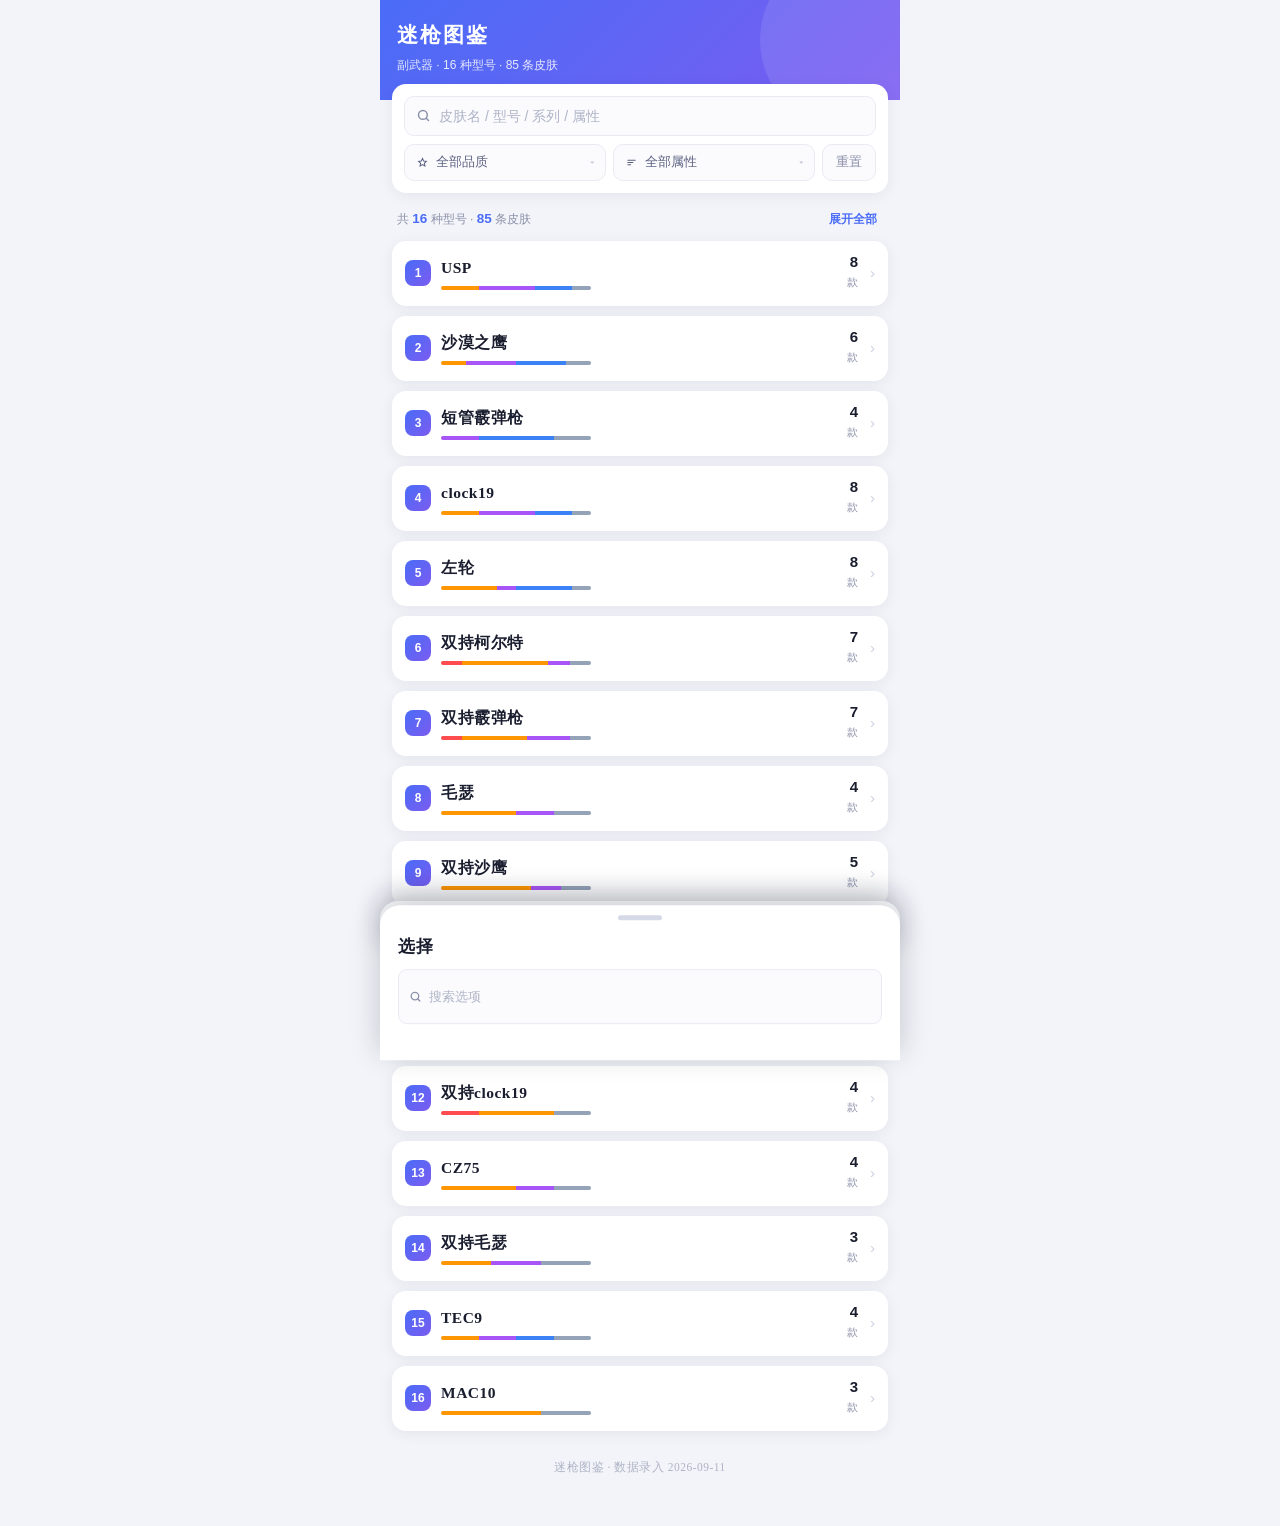
<file: mini-world-miqiang-shouqiang/迷枪图鉴-手枪.html>
<!DOCTYPE html>
<html lang="zh-CN">
<head>
<meta charset="UTF-8">
<meta name="viewport" content="width=device-width,initial-scale=1,maximum-scale=1,user-scalable=no,viewport-fit=cover">
<meta name="theme-color" content="#4a6cf7">
<title>迷枪图鉴</title>
<style>
*{box-sizing:border-box;margin:0;padding:0;-webkit-tap-highlight-color:transparent}
:root{--deco:'STXingkai','华文行楷','Xingkai SC','行楷','STKaiti','KaiTi','楷体',cursive;--bg:#f3f4f9;--card:#fff;--line:#e9ebf3;--tx:#191d2e;--sub:#8b91a9;--brand:#4a6cf7;--brand2:#7b5cf0;--sh:0 3px 14px rgba(30,40,90,.07);--ease:cubic-bezier(.22,.9,.32,1.2)}
body.lock{position:fixed;left:0;right:0;width:100%;overflow:hidden}
body{background:var(--bg);color:var(--tx);font:15px/1.5 -apple-system,BlinkMacSystemFont,"PingFang SC","Microsoft YaHei",sans-serif;-webkit-font-smoothing:antialiased;overflow-x:hidden}
.wrap{max-width:520px;margin:0 auto;min-height:100vh;background:var(--bg);padding-bottom:calc(46px + env(safe-area-inset-bottom))}
header{padding:calc(20px + env(safe-area-inset-top)) 17px 26px;background:linear-gradient(135deg,var(--brand),var(--brand2));color:#fff;transition:background .5s var(--ease);position:relative;overflow:hidden}
header::after{content:"";position:absolute;right:-40px;top:-50px;width:180px;height:180px;border-radius:50%;background:rgba(255,255,255,.10)}
header h1{font-size:21px;font-weight:800;letter-spacing:2px;position:relative;font-family:var(--deco)}
header p{font-size:12px;opacity:.85;margin-top:4px;position:relative}
.panel{margin:-16px 12px 0;background:var(--card);border-radius:14px;padding:12px;box-shadow:var(--sh);position:relative;z-index:2}
.sw{display:flex;align-items:center;gap:8px;border:1px solid var(--line);border-radius:10px;padding:0 11px;background:#fbfbfe;transition:border-color .25s,box-shadow .25s,background .25s}
.sw.on{border-color:var(--brand);background:#fff;box-shadow:0 0 0 3px rgba(74,108,247,.11)}
.sw svg{flex:0 0 auto;transition:transform .3s var(--ease)}
.sw.on svg{transform:scale(1.12) rotate(-8deg)}
input[type=text]{flex:1;min-width:0;border:0;background:transparent;padding:11px 0;font-size:14px;font-family:inherit;color:var(--tx);outline:none}
input::placeholder{color:#aeb4c6}
.clrx{flex:0 0 auto;width:19px;height:19px;border:0;border-radius:50%;background:#e6e8f0;color:#8b91a9;font-size:12px;line-height:19px;text-align:center;padding:0;display:none;font-family:inherit}
.sw.on .clrx{display:block}
.clrx:active{transform:scale(.85)}
.frow{display:flex;gap:7px;margin-top:8px}
.pk{flex:1;min-width:0;display:flex;align-items:center;gap:6px;border:1px solid var(--line);border-radius:10px;padding:9px 10px;font-size:12.5px;font-family:inherit;background:#fbfbfe;color:#5b6180;cursor:pointer;position:relative;overflow:hidden;transition:transform .13s var(--ease),border-color .25s,background-color .25s,color .2s,box-shadow .25s}
.pk:active{transform:scale(.955)}
.pk .pi{flex:0 0 auto;width:15px;height:15px;border-radius:5px;display:flex;align-items:center;justify-content:center;font-size:10px;transition:transform .3s var(--ease)}
.pk .pi svg{width:11px;height:11px}
.pk .pt{flex:1;min-width:0;overflow:hidden;text-overflow:ellipsis;white-space:nowrap;text-align:left}
.pk .pdot{flex:0 0 auto;width:8px;height:8px;border-radius:50%;transition:transform .3s var(--ease)}
.pk .par{flex:0 0 auto;color:#b6bbcd;font-size:9px;transition:transform .3s var(--ease)}
.pk.pick{border-color:var(--brand);background:var(--brand);color:#fff;font-weight:700;box-shadow:0 3px 10px rgba(74,108,247,.22)}
.pk.pick .par{color:rgba(255,255,255,.85)}
.pk.pick .pi{transform:rotate(-6deg) scale(1.1)}
.clr{border:1px solid var(--line);background:#fbfbfe;color:#8b91a9;font-size:12.5px;padding:0 13px;border-radius:10px;font-family:inherit;white-space:nowrap;transition:transform .12s,opacity .2s}
.clr:active{transform:scale(.93)}
.bar{display:flex;justify-content:space-between;align-items:center;padding:14px 17px 9px;font-size:12px;color:var(--sub)}
.bar b{color:var(--brand);font-size:13.5px;font-weight:800}
.bump{display:inline-block;animation:bump .42s var(--ease)}
@keyframes bump{0%{transform:scale(.4);opacity:0}60%{transform:scale(1.25)}100%{transform:scale(1);opacity:1}}
.tgl{border:0;background:transparent;color:var(--brand);font-size:12px;font-weight:700;font-family:inherit;padding:4px 6px;border-radius:6px}
.tgl:active{transform:scale(.92)}
#box{padding:0 12px}
.mcard{background:var(--card);border-radius:14px;box-shadow:var(--sh);margin-bottom:10px;overflow:hidden;opacity:0;transform:translateY(10px);animation:rise .42s var(--ease) forwards}
@keyframes rise{to{opacity:1;transform:none}}
.mhead{display:flex;align-items:center;gap:10px;padding:13px 13px;position:relative;transition:background .18s}
.mhead:active{background:#f6f7fc}
.midx{flex:0 0 auto;width:26px;height:26px;border-radius:8px;background:linear-gradient(135deg,var(--brand),var(--brand2));color:#fff;font-size:12px;font-weight:800;line-height:26px;text-align:center;transition:transform .3s var(--ease)}
.mcard.open .midx{transform:rotate(-8deg) scale(1.08)}
.mmid{flex:1;min-width:0}
.mmid b{font-size:15.5px;font-weight:700;display:block;font-family:var(--deco);letter-spacing:.5px}
.qbar{display:flex;height:4px;border-radius:3px;overflow:hidden;margin-top:6px;background:#eef0f6;max-width:150px}
.qbar i{display:block;height:100%;transition:flex-grow .4s var(--ease)}
.mnum{flex:0 0 auto;text-align:right}
.mnum b{font-size:15px;font-weight:800;color:var(--tx);display:block;line-height:1.1}
.mnum i{font-style:normal;font-size:10.5px;color:var(--sub)}
.arw{flex:0 0 auto;color:#ccd0e0;font-size:15px;transition:transform .32s var(--ease),color .2s;margin-left:2px}
.mcard.open .arw{transform:rotate(90deg);color:var(--brand)}
.mbody{max-height:0;opacity:0;transition:max-height .38s var(--ease),opacity .26s}
.mcard.open .mbody{max-height:2600px;opacity:1}
.mbin{padding:2px 11px 13px;display:grid;grid-template-columns:1fr 1fr;gap:7px}
.sk{position:relative;overflow:hidden;border-radius:10px;padding:9px 10px;border:1px solid var(--line);background:#fbfbfe;display:flex;flex-direction:column;gap:3px;transition:transform .14s var(--ease),box-shadow .2s,border-color .2s;opacity:0;transform:scale(.94);animation:pin .3s var(--ease) forwards}
@keyframes pin{to{opacity:1;transform:none}}
.sk:active{transform:scale(.93);box-shadow:0 2px 10px rgba(30,40,90,.10)}
.sk .qd{width:7px;height:7px;border-radius:50%;flex:0 0 auto;display:inline-block;margin-right:5px;vertical-align:middle}
.sk b{font-size:13.5px;font-weight:600;line-height:1.34;word-break:break-all;font-family:var(--deco);letter-spacing:.3px}
.sk i{font-style:normal;font-size:10.5px;color:var(--sub)}
.sk .stag{font-size:9.5px;padding:1px 5px;border-radius:20px;background:#eff1f8;color:#7b81a0;align-self:flex-start;margin-top:2px;max-width:100%;overflow:hidden;text-overflow:ellipsis;white-space:nowrap}
.sk.god{border-color:rgba(255,77,79,.45);background:linear-gradient(140deg,#fff5f5,#fff);animation:pin .3s var(--ease) forwards,sweepbg 2.8s ease-in-out infinite}
@keyframes sweepbg{0%,72%{box-shadow:0 0 0 rgba(255,77,79,0)}85%{box-shadow:0 0 12px rgba(255,77,79,.35)}100%{box-shadow:0 0 0 rgba(255,77,79,0)}}
.sk.god .qd{box-shadow:0 0 6px 2px rgba(255,77,79,.45)}
.rip{position:absolute;border-radius:50%;background:rgba(74,108,247,.28);transform:scale(0);animation:rip .55s ease-out forwards;pointer-events:none}
@keyframes rip{to{transform:scale(2.6);opacity:0}}
.res{background:var(--card);border-radius:14px;box-shadow:var(--sh);overflow:hidden}
.item{border-bottom:1px solid #f2f3f8;position:relative;overflow:hidden}
.item:last-child{border-bottom:0}
.ihead{display:flex;align-items:center;gap:9px;padding:12px 13px;position:relative;transition:background .18s}
.ihead:active{background:#f6f7fc}
.iname{flex:1;min-width:0}
.iname b{font-size:14.5px;font-weight:600;display:block;transition:color .2s;font-family:var(--deco);letter-spacing:.3px}
.item.open .iname b{color:var(--brand)}
.iname i{font-style:normal;font-size:11.5px;color:var(--sub)}
.attrs{display:flex;flex-wrap:wrap;gap:5px}
.at{font-size:11.5px;line-height:1.4;padding:4px 9px;border-radius:7px;border:1px solid;background:#fff;opacity:0;transform:translateY(5px);animation:pop .3s var(--ease) forwards}
@keyframes pop{to{opacity:1;transform:none}}
.at.god{font-weight:700;box-shadow:0 0 9px rgba(255,77,79,.28)}
.none{font-size:12px;color:#aeb4c6}
.ibody{max-height:0;opacity:0;transition:max-height .34s var(--ease),opacity .24s}
.item.open .ibody{max-height:420px;opacity:1}
.ibin{padding:0 13px 13px}
.sec{font-size:11px;color:var(--sub);font-weight:700;margin-bottom:7px;letter-spacing:.5px}
.more{display:block;width:100%;border:0;border-top:1px solid #f2f3f8;background:#fff;color:var(--brand);font-size:13px;font-weight:700;padding:13px;font-family:inherit}
.more:active{background:#f6f7fc}
.empty{background:var(--card);border-radius:14px;padding:38px 18px;text-align:center;color:var(--sub);font-size:13px;line-height:1.75;box-shadow:var(--sh);animation:shake .4s}
@keyframes shake{0%,100%{transform:translateX(0)}25%{transform:translateX(-6px)}75%{transform:translateX(6px)}}
#mask{position:fixed;inset:0;background:rgba(15,18,30,.42);opacity:0;pointer-events:none;transition:opacity .3s;z-index:50;touch-action:none}
#mask.show{opacity:1;pointer-events:auto}
#sheet{position:fixed;left:0;right:0;bottom:0;z-index:51;background:var(--card);border-radius:18px 18px 0 0;padding:0 16px calc(20px + env(safe-area-inset-bottom));transform:translateY(102%);transition:transform .36s var(--ease);max-width:520px;margin:0 auto;box-shadow:0 -6px 26px rgba(20,26,50,.18)}
#sheet.show{transform:none}
.grab{width:44px;height:5px;border-radius:4px;background:#d5d9e8;margin:8px auto 4px;transition:background .2s,width .2s}
.grabzone{padding:2px 0 10px;flex:0 0 auto;touch-action:none;cursor:grab}
.grabzone:active{cursor:grabbing}
.grabzone:active .grab{background:var(--brand);width:56px}
#osheet.drag,#sheet.drag{transition:none}
.sh h3{font-size:18px;font-weight:800;line-height:1.35;font-family:var(--deco);letter-spacing:.8px}
.sh .sub{font-size:12px;color:var(--sub);margin-top:4px;display:flex;align-items:center;gap:6px;flex-wrap:wrap}
.qpill{font-size:11px;font-weight:700;padding:2px 8px;border-radius:20px;color:#fff}
.sh .sec{margin-top:15px}
.sh .at{font-size:12px;padding:5px 10px}
.copy{margin-top:16px;width:100%;border:0;background:var(--brand);color:#fff;font-size:14px;font-weight:700;padding:12px;border-radius:11px;font-family:inherit;transition:transform .12s}
.copy:active{transform:scale(.97)}
.copy.ok{background:#2ea35f}
#omask{position:fixed;inset:0;background:rgba(15,18,30,.46);opacity:0;pointer-events:none;transition:opacity .3s;z-index:60;touch-action:none}
#omask.show{opacity:1;pointer-events:auto}
#osheet{position:fixed;left:0;right:0;bottom:0;z-index:61;background:var(--card);border-radius:20px 20px 0 0;transform:translateY(103%);transition:transform .38s var(--ease);max-width:520px;margin:0 auto;box-shadow:0 -8px 30px rgba(20,26,50,.22);padding-bottom:calc(14px + env(safe-area-inset-bottom));max-height:86vh;display:flex;flex-direction:column}
#osheet.show{transform:none}
.ohead{padding:0 18px 8px;flex:0 0 auto}
.ohead .grab{margin-bottom:10px}
.otitle{display:flex;align-items:baseline;gap:8px}
.otitle b{font-size:17px;font-weight:800;font-family:var(--deco);letter-spacing:1px}
.otitle i{font-style:normal;font-size:11.5px;color:var(--sub)}
.osrc{margin-top:10px;display:flex;align-items:center;gap:7px;border:1px solid var(--line);border-radius:9px;padding:8px 10px;background:#fbfbfe}
.osrc svg{flex:0 0 auto}
.osrc input{flex:1;min-width:0;border:0;background:transparent;font-size:13px;font-family:inherit;color:var(--tx);outline:none}
.olist{overflow-y:auto;-webkit-overflow-scrolling:touch;padding:0 12px 14px;flex:1 1 auto;overscroll-behavior:contain}
.opt{display:flex;align-items:center;gap:10px;padding:11px 12px;border-radius:11px;position:relative;overflow:hidden;transition:background .2s,transform .12s var(--ease);opacity:0;transform:translateY(7px);animation:oin .3s var(--ease) forwards}
@keyframes oin{to{opacity:1;transform:none}}
.opt+.opt{margin-top:2px}
.opt:active{transform:scale(.975)}
.opt .odot{flex:0 0 auto;width:10px;height:10px;border-radius:50%;box-shadow:0 0 0 3px rgba(0,0,0,.045)}
.opt .on{flex:1;min-width:0;font-size:14px;font-weight:600;overflow:hidden;text-overflow:ellipsis;white-space:nowrap;font-family:var(--deco);letter-spacing:.3px}
.opt .oc{flex:0 0 auto;font-size:11px;color:var(--sub);background:#f1f3f9;border-radius:20px;padding:2px 8px;min-width:30px;text-align:center}
.opt .or{flex:0 0 auto;width:19px;height:19px;border-radius:50%;border:1.8px solid #d3d7e4;position:relative;transition:border-color .25s,background .25s,transform .3s var(--ease)}
.opt.sel{background:linear-gradient(100deg,rgba(74,108,247,.10),rgba(74,108,247,.03))}
.opt.sel .on{color:var(--brand)}
.opt.sel .or{border-color:var(--brand);background:var(--brand);transform:scale(1.06)}
.opt.sel .or::after{content:"";position:absolute;left:50%;top:50%;width:6px;height:6px;margin:-3px 0 0 -3px;border-radius:50%;background:#fff;animation:tick .34s var(--ease)}
@keyframes tick{0%{transform:scale(0)}60%{transform:scale(1.5)}100%{transform:scale(1)}}
.opt.sel .oc{background:var(--brand);color:#fff;font-weight:700}
.oempty{padding:26px;text-align:center;color:var(--sub);font-size:12.5px}
#toast{position:fixed;left:50%;bottom:80px;transform:translate(-50%,14px);background:rgba(25,29,46,.92);color:#fff;font-size:12.5px;padding:9px 16px;border-radius:22px;opacity:0;pointer-events:none;transition:opacity .25s,transform .25s var(--ease);z-index:99;white-space:nowrap}
#toast.show{opacity:1;transform:translate(-50%,0)}
footer{text-align:center;font-size:11.5px;color:#aeb4c6;padding:18px 0 4px;font-family:var(--deco);letter-spacing:.5px}
@media(prefers-color-scheme:dark){
:root{--bg:#11131c;--card:#191c28;--line:#282c3c;--tx:#e7e9f2;--sub:#8a90a6;--sh:0 3px 14px rgba(0,0,0,.35)}
.sw,input[type=text]{background:#141722}
.pk{background:#141722;color:#8a90a6}
.mhead:active,.ihead:active{background:#20242f}
.sk{background:#1d2130}
.sk.god{background:linear-gradient(140deg,#2a1c22,#1d2130)}
.at{background:#20242f!important}
.stag{background:#252a39;color:#9aa0b8}
.opt.sel{background:linear-gradient(100deg,rgba(74,108,247,.18),transparent)}
.oc{background:#252a39}
.osrc{background:#141722}
.more{background:var(--card)}
.clr{background:#141722}
}
</style>
</head>
<body>
<div class="wrap">
<header><h1>迷枪图鉴</h1><p id="hsub">副武器 · 16 种型号 · 85 条皮肤</p>
</header>
<div class="panel">
<div class="sw" id="sw">
<svg width="15" height="15" viewBox="0 0 24 24" fill="none" stroke="#8b91a9" stroke-width="2.4" stroke-linecap="round"><circle cx="11" cy="11" r="7"/><path d="M20 20l-3.6-3.6"/></svg>
<input type="text" id="kw" placeholder="皮肤名 / 型号 / 系列 / 属性" autocomplete="off">
<button class="clrx" id="clrx">✕</button>
</div>
<div class="frow">
<button class="pk" id="pkQ"><span class="pi" id="piQ"></span><span class="pt" id="ptQ">全部品质</span><span class="par">▾</span></button>
<button class="pk" id="pkA"><span class="pi" id="piA"></span><span class="pt" id="ptA">全部属性</span><span class="par">▾</span></button>
<button class="clr" id="rst">重置</button></div>
</div>
<div class="bar"><span id="left"></span><button class="tgl" id="tgl">展开全部</button></div>
<div id="box"></div>
<footer>迷枪图鉴 · 数据录入 2026-09-11</footer>
</div>
<div id="omask"></div>
<div id="osheet"><div class="grabzone" id="ogz"><div class="grab"></div></div><div class="ohead">
<div class="otitle"><b id="otit">选择</b><i id="osub"></i></div>
<div class="osrc" id="osrc"><svg width="13" height="13" viewBox="0 0 24 24" fill="none" stroke="#8b91a9" stroke-width="2.4" stroke-linecap="round"><circle cx="11" cy="11" r="7"/><path d="M20 20l-3.6-3.6"/></svg><input type="text" id="okw" placeholder="搜索选项" autocomplete="off"></div>
</div><div class="olist" id="olist"></div></div>
<div id="mask"></div>
<div id="sheet"><div class="grabzone" id="sgz"><div class="grab"></div></div><div class="sh" id="sh"></div></div>
<div id="toast"></div>
<script>
const DATA=[{"m":"USP","items":[{"n":"兔美美","q":"传说","s":[],"a":[["提升武器射程","#ff9500"],["腰射子弹扩散减小","#a855f7"],["载弹量提升","#3b82f6"],["开镜速率提升","#3b82f6"],["换弹速率提升","#3b82f6"]]},{"n":"糖果屋","q":"传说","s":["糖果屋"],"a":[["减少腰射子弹扩散","#ff9500"],["武器后坐力降低","#a855f7"],["载弹量提升","#3b82f6"],["开镜速率提升","#3b82f6"],["换弹速率提升","#3b82f6"]]},{"n":"荣耀","q":"史诗","s":["荣耀勋章"],"a":[["切枪速度加快","#a855f7"],["载弹量提升","#3b82f6"],["开镜速率提升","#3b82f6"],["换弹速率提升","#3b82f6"]]},{"n":"樱花","q":"史诗","s":[],"a":[["射速提高","#a855f7"],["载弹量提升","#3b82f6"],["开镜速率提升","#3b82f6"],["换弹速率提升","#3b82f6"]]},{"n":"巡游者","q":"史诗","s":[],"a":[["武器射程提高","#a855f7"],["载弹量提升","#3b82f6"],["开镜速率提升","#3b82f6"],["换弹速率提升","#3b82f6"]]},{"n":"调查局","q":"稀有","s":["调查局"],"a":[["载弹量提升","#3b82f6"],["开镜速率提升","#3b82f6"],["换弹速率提升","#3b82f6"]]},{"n":"橙子","q":"稀有","s":[],"a":[["载弹量提升","#3b82f6"],["开镜速率提升","#3b82f6"],["换弹速率提升","#3b82f6"]]},{"n":"USP（基础款）","q":"普通","s":[],"a":[]}]},{"m":"沙漠之鹰","items":[{"n":"深海主宰","q":"传说","s":["深海主宰"],"a":[["提高武器射速","#ff9500"],["武器后坐力降低","#a855f7"],["载弹量提升","#3b82f6"],["开镜速率提升","#3b82f6"],["换弹速率提升","#3b82f6"]]},{"n":"凤凰","q":"史诗","s":[],"a":[["腰射子弹扩散减小","#a855f7"],["载弹量提升","#3b82f6"],["开镜速率提升","#3b82f6"],["换弹速率提升","#3b82f6"]]},{"n":"荣耀","q":"史诗","s":["荣耀勋章"],"a":[["切枪速度加快","#a855f7"],["载弹量提升","#3b82f6"],["开镜速率提升","#3b82f6"],["换弹速率提升","#3b82f6"]]},{"n":"趣味时光","q":"稀有","s":["丛林"],"a":[["载弹量提升","#3b82f6"],["开镜速率提升","#3b82f6"],["换弹速率提升","#3b82f6"]]},{"n":"大马士革钢","q":"稀有","s":[],"a":[["载弹量提升","#3b82f6"],["开镜速率提升","#3b82f6"],["换弹速率提升","#3b82f6"]]},{"n":"沙漠之鹰（基础款）","q":"普通","s":[],"a":[]}]},{"m":"短管霰弹枪","items":[{"n":"荣耀","q":"史诗","s":["荣耀勋章"],"a":[["切枪速度加快","#a855f7"],["开镜速率提升","#3b82f6"],["换弹速率提升","#3b82f6"]]},{"n":"原子风暴","q":"稀有","s":["原子风暴"],"a":[["开镜速率提升","#3b82f6"],["换弹速率提升","#3b82f6"]]},{"n":"小海豚","q":"稀有","s":[],"a":[["持枪移速提高","#a855f7"],["开镜速率提升","#3b82f6"],["换弹速率提升","#3b82f6"]]},{"n":"短管霰弹枪（基础款）","q":"普通","s":[],"a":[]}]},{"m":"clock19","items":[{"n":"捣蛋家","q":"传说","s":["捣蛋盛宴"],"a":[["提高武器移速","#ff9500"],["武器射程提高","#a855f7"],["载弹量提升","#3b82f6"],["开镜速率提升","#3b82f6"],["换弹速率提升","#3b82f6"]]},{"n":"萌动出击","q":"传说","s":["萌动出击"],"a":[["武器射程 · 射速提升","#ff9500"],["腰射子弹扩散减小","#a855f7"],["载弹量提升","#3b82f6"],["开镜速率提升","#3b82f6"],["换弹速率提升","#3b82f6"]]},{"n":"怪兽派对","q":"史诗","s":[],"a":[["腰射子弹扩散减小","#a855f7"],["载弹量提升","#3b82f6"],["开镜速率提升","#3b82f6"],["换弹速率提升","#3b82f6"]]},{"n":"荣耀","q":"史诗","s":["荣耀勋章"],"a":[["切枪速度加快","#a855f7"],["载弹量提升","#3b82f6"],["开镜速率提升","#3b82f6"],["换弹速率提升","#3b82f6"]]},{"n":"壳中小精灵","q":"稀有","s":[],"a":[["载弹量提升","#3b82f6"],["开镜速率提升","#3b82f6"],["换弹速率提升","#3b82f6"]]},{"n":"孟婆·忘川","q":"稀有","s":[],"a":[["载弹量提升","#3b82f6"],["开镜速率提升","#3b82f6"],["换弹速率提升","#3b82f6"]]},{"n":"炽热节拍","q":"史诗","s":["炽热节拍"],"a":[["持枪移速提高","#a855f7"],["载弹量提升","#3b82f6"],["开镜速率提升","#3b82f6"],["换弹速率提升","#3b82f6"]]},{"n":"clock19（基础款）","q":"普通","s":[],"a":[]}]},{"m":"左轮","items":[{"n":"夏日作战","q":"传说","s":["夏日大作战"],"a":[["提升武器射程","#ff9500"],["射速提高","#a855f7"],["开镜速率提升","#3b82f6"],["换弹速率提升","#3b82f6"]]},{"n":"原恒星","q":"传说","s":["星核降临"],"a":[["减小腰射子弹扩散","#ff9500"],["射速提高","#a855f7"],["开镜速率提升","#3b82f6"],["换弹速率提升","#3b82f6"]]},{"n":"强强左轮","q":"传说","s":[],"a":[["提高持枪移速","#ff9500"],["射速提高","#a855f7"],["开镜速率提升","#3b82f6"],["换弹速率提升","#3b82f6"]]},{"n":"荣耀","q":"史诗","s":["荣耀勋章"],"a":[["切枪速度加快","#a855f7"],["开镜速率提升","#3b82f6"],["换弹速率提升","#3b82f6"]]},{"n":"圣堂礼拜","q":"稀有","s":[],"a":[["开镜速率提升","#3b82f6"],["换弹速率提升","#3b82f6"]]},{"n":"萝卜枪","q":"稀有","s":["萝卜刀"],"a":[["开镜速率提升","#3b82f6"],["换弹速率提升","#3b82f6"]]},{"n":"太阳神","q":"稀有","s":[],"a":[["开镜速率提升","#3b82f6"],["换弹速率提升","#3b82f6"]]},{"n":"左轮（基础款）","q":"普通","s":[],"a":[]}]},{"m":"双持柯尔特","items":[{"n":"绝命天启","q":"神兵","s":["绝命天启"],"a":[["天启制裁：大幅提高射程与开镜时的精准度","#ff4d4f"],["提高武器射速","#ff9500"],["可使用特殊近战武器","#ff9500"],["受击枪口上抬降低","#a855f7"],["载弹量提升","#3b82f6"],["开镜速率提升","#3b82f6"],["换弹速率提升","#3b82f6"]]},{"n":"干将莫邪","q":"传说","s":[],"a":[["提高持枪移速","#ff9500"],["腰射子弹扩散减小","#a855f7"],["武器后坐力降低","#a855f7"],["载弹量提升","#3b82f6"],["开镜速率提升","#3b82f6"],["换弹速率提升","#3b82f6"]]},{"n":"恋人","q":"传说","s":[],"a":[["降低武器后坐力","#ff9500"],["射速提高","#a855f7"],["载弹量提升","#3b82f6"],["开镜速率提升","#3b82f6"],["换弹速率提升","#3b82f6"]]},{"n":"绮梦幻旅","q":"传说","s":[],"a":[["提高武器射速","#ff9500"],["持枪移速提高","#a855f7"],["载弹量提升","#3b82f6"],["开镜速率提升","#3b82f6"],["换弹速率提升","#3b82f6"]]},{"n":"假日狂欢","q":"传说","s":[],"a":[["加强穿透效果","#ff9500"],["受击枪口上抬暂停","#a855f7"],["载弹量提升","#3b82f6"],["开镜速率提升","#3b82f6"],["换弹速率提升","#3b82f6"]]},{"n":"冰原射手","q":"史诗","s":["冰原射手"],"a":[["武器后坐力降低","#a855f7"],["载弹量提升","#3b82f6"],["开镜速率提升","#3b82f6"],["换弹速率提升","#3b82f6"]]},{"n":"双持柯尔特（基础款）","q":"普通","s":[],"a":[]}]},{"m":"双持霰弹枪","items":[{"n":"贯日","q":"神兵","s":[],"a":[["长虹贯日：淘汰玩家后回复2发当前弹匣弹药","#ff4d4f"],["野人克星：对野人伤害提升","#ff4d4f"],["提高持枪移速","#ff9500"],["具有专属检视动作","#ff9500"],["腰射子弹扩散减小","#a855f7"],["射速提高","#a855f7"],["开镜速率提升","#3b82f6"],["换弹速率提升","#3b82f6"]]},{"n":"占星术","q":"传说","s":[],"a":[["提升武器射程","#ff9500"],["射速提高","#a855f7"],["开镜速率提升","#3b82f6"],["换弹速率提升","#3b82f6"]]},{"n":"毒刺","q":"传说","s":[],"a":[["野人模式伤害提升","#ff9500"],["武器射程提高","#a855f7"],["开镜速率提升","#3b82f6"],["换弹速率提升","#3b82f6"]]},{"n":"萌龙特工队","q":"传说","s":["萌龙特工队"],"a":[["提高持枪移速","#ff9500"],["射速提高","#a855f7"],["开镜速率提升","#3b82f6"],["换弹速率提升","#3b82f6"]]},{"n":"纸质雕刻","q":"史诗","s":[],"a":[["腰射子弹扩散减小","#a855f7"],["开镜速率提升","#3b82f6"],["换弹速率提升","#3b82f6"]]},{"n":"出租车","q":"史诗","s":[],"a":[["持枪移速提高","#a855f7"],["受击枪口上抬降低","#a855f7"],["开镜速率提升","#3b82f6"],["换弹速率提升","#3b82f6"]]},{"n":"双持霰弹枪（基础款）","q":"普通","s":[],"a":[]}]},{"m":"毛瑟","items":[{"n":"荣誉英雄","q":"传说","s":["英雄之名"],"a":[["提升武器射程","#ff9500"],["持枪移速提高","#a855f7"],["切枪速度加快","#a855f7"],["载弹量提升","#3b82f6"],["开镜速率提升","#3b82f6"],["换弹速率提升","#3b82f6"]]},{"n":"守护者","q":"传说","s":[],"a":[["提升武器射程","#ff9500"],["受击枪口上抬降低","#a855f7"],["载弹量提升","#3b82f6"],["开镜速率提升","#3b82f6"],["换弹速率提升","#3b82f6"]]},{"n":"兔兔茶话会","q":"史诗","s":[],"a":[["武器射程提高","#a855f7"],["载弹量提升","#3b82f6"],["开镜速率提升","#3b82f6"],["换弹速率提升","#3b82f6"]]},{"n":"（基础款待补）","q":"普通","s":[],"a":[]}]},{"m":"双持沙鹰","items":[{"n":"此处熊出没","q":"传说","s":[],"a":[["提高持枪移速","#ff9500"],["武器后坐力降低","#a855f7"],["载弹量提升","#3b82f6"],["开镜速率提升","#3b82f6"],["换弹速率提升","#3b82f6"]]},{"n":"凛冬皇冠","q":"传说","s":[],"a":[["减少腰射子弹扩散","#ff9500"],["射速提高","#a855f7"],["载弹量提升","#3b82f6"],["开镜速率提升","#3b82f6"],["换弹速率提升","#3b82f6"]]},{"n":"小白龙","q":"传说","s":["西行万里"],"a":[["历经八十一难","#ff9500"],["显著降低受击上抬","#ff9500"],["武器后坐力降低","#a855f7"],["载弹量提升","#3b82f6"],["开镜速率提升","#3b82f6"],["换弹速率提升","#3b82f6"]]},{"n":"暖冬恋曲","q":"史诗","s":[],"a":[["腰射子弹扩散减小","#a855f7"],["载弹量提升","#3b82f6"],["开镜速率提升","#3b82f6"],["换弹速率提升","#3b82f6"]]},{"n":"双持沙鹰（基础款）","q":"普通","s":[],"a":[]}]},{"m":"双持USP","items":[{"n":"劲爆连载","q":"传说","s":[],"a":[["减少腰射子弹散射","#ff9500"],["受击枪口上抬降低","#a855f7"],["载弹量提升","#3b82f6"],["开镜速率提升","#3b82f6"],["换弹速率提升","#3b82f6"]]},{"n":"宿命轮回","q":"传说","s":["西行万里"],"a":[["提升武器射程","#ff9500"],["射速提高","#a855f7"],["载弹量提升","#3b82f6"],["开镜速率提升","#3b82f6"],["换弹速率提升","#3b82f6"]]},{"n":"双鱼座","q":"传说","s":["十二星宫"],"a":[["黄道十二宫星宫赐福小幅提升枪械射程","#ff9500"],["稳定性与腰射精度","#ff9500"],["切枪速度加快","#a855f7"],["载弹量提升","#3b82f6"],["开镜速率提升","#3b82f6"],["换弹速率提升","#3b82f6"]]},{"n":"莲花童子","q":"传说","s":[],"a":[["降低武器后坐力","#ff9500"],["持枪移速提高","#a855f7"],["载弹量提升","#3b82f6"],["开镜速率提升","#3b82f6"],["换弹速率提升","#3b82f6"]]},{"n":"喵星狂想","q":"史诗","s":[],"a":[["武器后坐力降低","#a855f7"],["载弹量提升","#3b82f6"],["开镜速率提升","#3b82f6"],["换弹速率提升","#3b82f6"]]},{"n":"双持USP（基础款）","q":"普通","s":[],"a":[]}]},{"m":"双持左轮","items":[{"n":"怒海狂徒","q":"传说","s":["怒海争锋"],"a":[["提高武器射速","#ff9500"],["武器后坐力降低","#a855f7"],["开镜速率提升","#3b82f6"],["换弹速率提升","#3b82f6"]]},{"n":"摩羯座","q":"传说","s":["十二星宫"],"a":[["黄道十二宫星宫赐福小幅提升枪械射程","#ff9500"],["稳定性与腰射精度","#ff9500"],["切枪速度加快","#a855f7"],["开镜速率提升","#3b82f6"],["换弹速率提升","#3b82f6"]]},{"n":"超人强","q":"史诗","s":[],"a":[["穿透效果增强","#a855f7"],["开镜速率提升","#3b82f6"],["换弹速率提升","#3b82f6"]]},{"n":"双持左轮（基础款）","q":"普通","s":[],"a":[]}]},{"m":"双持clock19","items":[{"n":"方天画戟","q":"神兵","s":[],"a":[["第一猛将","#ff4d4f"],["枪械伤害提升","#ff4d4f"],["野人克星","#ff4d4f"],["对野人伤害提升","#ff4d4f"],["减小散射子弹扩散","#ff9500"],["射速提高","#a855f7"],["武器射程提高","#a855f7"],["野人模式载弹量额外提升","#a855f7"],["载弹量提升","#3b82f6"],["开镜速率提升","#3b82f6"],["换弹速率提升","#3b82f6"]]},{"n":"夜族蚀刻","q":"传说","s":[],"a":[["提升武器伤害","#ff9500"],["持枪移速提高","#a855f7"],["武器后坐力降低","#a855f7"],["载弹量提升","#3b82f6"],["开镜速率提升","#3b82f6"],["换弹速率提升","#3b82f6"]]},{"n":"未来蛇影","q":"传说","s":[],"a":[["野人模式伤害提升","#ff9500"],["腰射子弹扩散减小","#a855f7"],["野人模式载弹量额外提升","#a855f7"],["载弹量提升","#3b82f6"],["开镜速率提升","#3b82f6"],["换弹速率提升","#3b82f6"]]},{"n":"双持clock19（基础款）","q":"普通","s":[],"a":[]}]},{"m":"CZ75","items":[{"n":"夜幕誓礼","q":"传说","s":[],"a":[["降低武器后坐力","#ff9500"],["射速提高","#a855f7"],["载弹量提升","#3b82f6"],["开镜速率提升","#3b82f6"],["换弹速率提升","#3b82f6"]]},{"n":"百变脸谱","q":"传说","s":[],"a":[["减小腰射子弹扩散","#ff9500"],["射速提高","#a855f7"],["载弹量提升","#3b82f6"],["开镜速率提升","#3b82f6"],["换弹速率提升","#3b82f6"]]},{"n":"月影飘灵","q":"史诗","s":[],"a":[["武器射程提高","#a855f7"],["载弹量提升","#3b82f6"],["开镜速率提升","#3b82f6"],["换弹速率提升","#3b82f6"]]},{"n":"（基础款待补）","q":"普通","s":[],"a":[]}]},{"m":"双持毛瑟","items":[{"n":"跃马鎏金","q":"传说","s":[],"a":[["提高持枪移速","#ff9500"],["武器射程提高","#a855f7"],["载弹量提升","#3b82f6"],["开镜速率提升","#3b82f6"],["换弹速率提升","#3b82f6"]]},{"n":"剪纸牵忆","q":"史诗","s":[],"a":[["穿透效果增强","#a855f7"],["持枪移速提高","#a855f7"]]},{"n":"（基础款待补）","q":"普通","s":[],"a":[]}]},{"m":"TEC9","items":[{"n":"沙海灯谕","q":"传说","s":[],"a":[["提升武器射程","#ff9500"],["腰射子弹扩散减小","#a855f7"],["载弹量提升","#3b82f6"],["开镜速率提升","#3b82f6"],["换弹速率提升","#3b82f6"]]},{"n":"圣夜礼赞","q":"史诗","s":[],"a":[["武器后坐力降低","#a855f7"],["载弹量提升","#3b82f6"],["开镜速率提升","#3b82f6"],["换弹速率提升","#3b82f6"]]},{"n":"火锅","q":"稀有","s":[],"a":[["载弹量提升","#3b82f6"],["开镜速率提升","#3b82f6"],["换弹速率提升","#3b82f6"]]},{"n":"（基础款待补）","q":"普通","s":[],"a":[]}]},{"m":"MAC10","items":[{"n":"猪猪侠·圣者炎龙","q":"传说","s":[],"a":[["降低武器后坐力","#ff9500"],["武器射程提高","#a855f7"],["载弹量提升","#3b82f6"],["开镜速率提升","#3b82f6"],["换弹速率提升","#3b82f6"]]},{"n":"惊世泰坦","q":"传说","s":[],"a":[["提升武器射程","#ff9500"],["武器后坐力降低","#a855f7"],["载弹量提升","#3b82f6"],["开镜速率提升","#3b82f6"],["换弹速率提升","#3b82f6"]]},{"n":"（基础款待补）","q":"普通","s":[],"a":[]}]}];
const QC={'神兵':'#ff4d4f','传说':'#ff9500','史诗':'#a855f7','稀有':'#3b82f6','普通':'#94a3b8'};
const QO=['神兵','传说','史诗','稀有','普通'];
const QBG={'':['#4a6cf7','#7b5cf0'],'神兵':['#e0353a','#ff6b3d'],'传说':['#e08a00','#ffb43d'],'史诗':['#7b3fe4','#b06cf5'],'稀有':['#2563eb','#5b9bf8'],'普通':['#5c6478','#8d96ad']};
let st={kw:'',q:'',a:''},shown=20,allOpen=false;
const $=i=>document.getElementById(i);
const box=$('box'),kw=$('kw'),sw=$('sw'),left=$('left'),tgl=$('tgl');
const TOTAL=DATA.reduce((s,d)=>s+d.items.length,0);
const TOTAL_WithAttr=DATA.reduce((s,d)=>s+d.items.filter(i=>i.a.length).length,0);
const attrs=[...new Set(DATA.flatMap(d=>d.items.flatMap(i=>i.a.map(a=>a[0]))))].sort((a,b)=>a.localeCompare(b,'zh'));
const ACNT={},ACOL={};
DATA.flatMap(d=>d.items).forEach(i=>i.a.forEach(a=>{ACNT[a[0]]=(ACNT[a[0]]||0)+1;const r=QO.indexOf(i.q);if(ACOL[a[0]]===undefined||r<ACOL[a[0]])ACOL[a[0]]=r}));
const ALIST=Object.keys(ACNT).map(k=>[k,ACNT[k],QC[QO[ACOL[k]]]]).sort((a,b)=>b[1]-a[1]||a[0].localeCompare(b[0],'zh'));
const ICO_Q='<svg viewBox="0 0 24 24" fill="none" stroke="currentColor" stroke-width="2.2" stroke-linecap="round"><path d="M12 3l2.6 5.6 6 .8-4.4 4.2 1.1 6-5.3-3-5.3 3 1.1-6L3.4 9.4l6-.8z"/></svg>';
const ICO_A='<svg viewBox="0 0 24 24" fill="none" stroke="currentColor" stroke-width="2.2" stroke-linecap="round"><path d="M4 7h16M4 12h11M4 17h6"/></svg>';
function paintQ(){
 const on=!!st.q;
 $('pkQ').classList.toggle('pick',on);
 $('ptQ').textContent=st.q||'全部品质';
 $('piQ').innerHTML=on?`<span class="pdot" style="background:${QC[st.q]}"></span>`:ICO_Q;
 $('pkQ').style.color=on?'':'';
}
function paintA(){
 const on=!!st.a;
 $('pkA').classList.toggle('pick',on);
 $('ptA').textContent=st.a||'全部属性';
 $('piA').innerHTML=on?`<span class="pdot" style="background:${ACOL[st.a]!==undefined?QC[QO[ACOL[st.a]]]:'#3b82f6'}"></span>`:ICO_A;
}
function applyQ(v){st.q=v;paintQ();const c=QBG[v]||QBG[''];document.documentElement.style.setProperty('--brand',c[0]);document.documentElement.style.setProperty('--brand2',c[1]);document.querySelector('meta[name=theme-color]').content=c[0];shown=20;render()}
function applyA(v){st.a=v;paintA();shown=20;render()}
let oKind='',oVal='';
function openPicker(kind){
 oKind=kind;oVal=kind==='q'?st.q:st.a;
 const isQ=kind==='q';
 $('otit').textContent=isQ?'选择品质':'选择属性';
 $('osrc').style.display=isQ?'none':'flex';
 $('okw').value='';
 fillOpts('');
 lockBody();$('omask').classList.add('show');$('osheet').classList.add('show');buzz(8);
 const ol=$('olist'),cur=ol.querySelector('.opt.sel');
 if(cur&&ol.scrollHeight>ol.clientHeight)setTimeout(()=>{ol.scrollTop=cur.offsetTop-ol.clientHeight/2+cur.offsetHeight/2},60);
}
function fillOpts(k){
 const isQ=oKind==='q';
 let rows=isQ?QO.map(q=>[q,DATA.reduce((s,d)=>s+d.items.filter(i=>i.q===q).length,0),QC[q]]):ALIST;
 if(k)rows=rows.filter(r=>r[0].toLowerCase().includes(k.toLowerCase()));
 if(!isQ&&!k)rows=[['',TOTAL_WithAttr,'#94a3b8']].concat(rows);
 $('osub').textContent=rows.length+' 个选项';
 if(!rows.length){$('olist').innerHTML='<div class="oempty">没有匹配的选项</div>';return}
 $('olist').innerHTML=rows.map((r,i)=>{
  const [nm,cnt,col]=r;const sel=(oVal===nm)||(nm===''&&oVal==='');
  const disp=nm===''?'全部属性':nm;
  return `<div class="opt${sel?' sel':''}" data-v="${nm}" style="animation-delay:${Math.min(i*18,320)}ms">
  <span class="odot" style="background:${col}"></span><span class="on">${disp}</span>
  <span class="oc">${cnt}</span><span class="or"></span></div>`}).join('');
}
$('okw').oninput=e=>fillOpts(e.target.value.trim());
function dragClose(sheet,mask,zone,onClose){
 let y0=0,y=0,drag=false;
 const setY=v=>{sheet.style.transform='translateY('+v+'px)'};
 const start=c=>{y0=c;y=0;drag=true;sheet.classList.add('drag')};
 const move=c=>{if(!drag)return;y=Math.max(0,c-y0);setY(y)};
 const end=()=>{if(!drag)return;drag=false;sheet.classList.remove('drag');sheet.style.transform='';
  if(y>90){onClose()}else{sheet.style.transform='';}};
 zone.addEventListener('touchstart',e=>start(e.touches[0].clientY),{passive:true});
 zone.addEventListener('touchmove',e=>move(e.touches[0].clientY),{passive:true});
 zone.addEventListener('touchend',end);
 zone.addEventListener('mousedown',e=>{start(e.clientY);
  const mm=ev=>move(ev.clientY),mu=()=>{end();removeEventListener('mousemove',mm);removeEventListener('mouseup',mu)};
  addEventListener('mousemove',mm);addEventListener('mouseup',mu)});
 // 遮罩：点击关闭 + 向下滑动关闭
 let my0=0,mdrag=false;
 mask.addEventListener('touchstart',e=>{my0=e.touches[0].clientY;mdrag=true;sheet.classList.add('drag')},{passive:true});
 mask.addEventListener('touchmove',e=>{if(!mdrag)return;const dy=Math.max(0,e.touches[0].clientY-my0);sheet.style.transform='translateY('+dy+'px)'},{passive:true});
 mask.addEventListener('touchend',e=>{if(!mdrag)return;mdrag=false;sheet.classList.remove('drag');const dy=Math.max(0,e.changedTouches[0].clientY-my0);sheet.style.transform='';if(dy>10)onClose()});
}
dragClose($('osheet'),$('omask'),$('ogz'),closePicker);
dragClose($('sheet'),$('mask'),$('sgz'),closeSheet);
$('olist').addEventListener('click',e=>{
 const o=e.target.closest('.opt');if(!o)return;
 ripple(e,o);buzz(10);
 $('olist').querySelectorAll('.opt').forEach(x=>x.classList.toggle('sel',x===o));
 oVal=o.dataset.v;
 setTimeout(()=>{closePicker();
  if(oKind==='q')applyQ(oVal);
  else applyA(oVal);
 },190);
});
let lockY=0;
function lockBody(){lockY=scrollY;document.body.style.top=(-lockY)+'px';document.body.classList.add('lock')}
function unlockBody(){document.body.classList.remove('lock');document.body.style.top='';scrollTo(0,lockY)}
function closePicker(){$('omask').classList.remove('show');$('osheet').classList.remove('show');unlockBody()}
$('omask').onclick=closePicker;
$('pkQ').onclick=e=>{ripple(e);openPicker('q')};
$('pkA').onclick=e=>{ripple(e);openPicker('a')};
paintQ();paintA();
$('hsub').textContent='副武器 · '+DATA.length+' 种型号 · '+TOTAL+' 条皮肤';
function buzz(ms){try{navigator.vibrate&&navigator.vibrate(ms)}catch(e){}}
function toast(t){const e=$('toast');e.textContent=t;e.classList.add('show');clearTimeout(e._t);e._t=setTimeout(()=>e.classList.remove('show'),1400)}
function ripple(e,el){const b=el||e.currentTarget||e.target.closest('button,.sk,.mhead'),r=document.createElement('span'),d=Math.max(b.offsetWidth,b.offsetHeight);r.className='rip';r.style.width=r.style.height=d+'px';const rc=b.getBoundingClientRect();r.style.left=((e.clientX||rc.left+rc.width/2)-rc.left-d/2)+'px';r.style.top=((e.clientY||rc.top+rc.height/2)-rc.top-d/2)+'px';b.style.position=b.style.position||'relative';b.appendChild(r);setTimeout(()=>r.remove(),560)}
function match(){
 const k=st.kw.toLowerCase();let rows=[];
 DATA.forEach(d=>d.items.forEach(i=>{
  if(st.q&&i.q!==st.q)return;
  if(st.a&&!i.a.some(a=>a[0]===st.a))return;
  if(k){const hay=(d.m+' '+i.n+' '+i.q+' '+i.s.join(' ')+' '+i.a.map(a=>a[0]).join(' ')).toLowerCase();if(!hay.includes(k))return}
  rows.push([d.m,i]);
 }));
 return rows;
}
function skin(m,i,z,delay){
 const god=i.q==='神兵';
 const ser=i.s.length?`<span class="stag">🏷 ${i.s[0]}</span>`:'';
 return `<div class="sk${god?' god':''}" data-m="${m}" data-n="${i.n}" style="animation-delay:${delay}ms;--c:${QC[i.q]}">
 <b><span class="qd" style="background:${QC[i.q]}"></span>${i.n}</b><i>${i.q}</i>${ser}</div>`;
}
function home(){
 const k=st.kw.toLowerCase();
 let h='';
 DATA.forEach((d,di)=>{
  let items=d.items;
  if(st.q||st.a||k)items=items.filter(i=>{
   if(st.q&&i.q!==st.q)return false;
   if(st.a&&!i.a.some(a=>a[0]===st.a))return false;
   if(k){const hay=(d.m+' '+i.n+' '+i.q+' '+i.s.join(' ')+' '+i.a.map(a=>a[0]).join(' ')).toLowerCase();if(!hay.includes(k))return false}
   return true;});
  if(!items.length)return;
  const c={};items.forEach(i=>c[i.q]=(c[i.q]||0)+1);
  const bar=QO.filter(q=>c[q]).map(q=>`<i style="flex-grow:${c[q]};background:${QC[q]}"></i>`).join('');
  const open=allOpen||(st.q||st.a||k)?' open':'';
  h+=`<div class="mcard${open}" data-m="${d.m}" style="animation-delay:${di*35}ms">
  <div class="mhead"><span class="midx">${di+1}</span>
  <span class="mmid"><b>${d.m}</b><span class="qbar">${bar}</span></span>
  <span class="mnum"><b>${items.length}</b><i>款</i></span><span class="arw">›</span></div>
  <div class="mbody"><div class="mbin">${items.map((i,z)=>skin(d.m,i,z,z*22)).join('')}</div></div></div>`;
 });
 return h||'<div class="empty">没有匹配的皮肤<br>换个关键词，或点「重置」</div>';
}
function render(){
 const rows=match();
 const filtering=!!(st.kw||st.q||st.a);
 tgl.style.display=filtering?'none':'block';
 if(!filtering){
  left.innerHTML='共 <b>'+DATA.length+'</b> 种型号 · <b class="bump">'+TOTAL+'</b> 条皮肤';
  tgl.textContent=allOpen?'收起全部':'展开全部';
  box.innerHTML=home();
 }else{
  left.innerHTML='筛选结果 <b class="bump">'+rows.length+'</b> 条';
  if(!rows.length){box.innerHTML='<div class="empty">没有匹配的皮肤<br>换个关键词，或点「重置」</div>';return}
  const slice=rows.slice(0,shown);
  let h='<div class="res">';
  slice.forEach(([m,i],idx)=>{
   const god=i.q==='神兵';
   const ser=i.s.map(s=>`<span class="stag">🏷 ${s}</span>`).join('');
   const at=i.a.length?i.a.map((a,z)=>`<span class="at${a[1]==='#ff4d4f'?' god':''}" style="color:${a[1]};border-color:${a[1]};animation-delay:${z*40}ms">${a[0]}</span>`).join(''):'<span class="none">无属性加成</span>';
   h+=`<div class="item"><div class="ihead"><span class="qd" style="background:${QC[i.q]};width:9px;height:9px;border-radius:50%;flex:0 0 auto"></span>
   <span class="iname"><b>${m} - ${i.n}</b><i>${i.q}</i>${ser}</span><span class="arw">›</span></div>
   <div class="ibody"><div class="ibin"><div class="sec">属性加成</div><div class="attrs">${at}</div></div></div></div>`;
  });
  if(rows.length>shown)h+=`<button class="more">展开更多 ${rows.length-shown} 条 ↓</button>`;
  h+='</div>';box.innerHTML=h;
 }
}
function findItem(m,n){for(const d of DATA)if(d.m===m){const it=d.items.find(x=>x.n===n);if(it)return[d.m,it]}return null}
function openSheet(m,n){
 const r=findItem(m,n);if(!r)return;
 const [mm,i]=r;const god=i.q==='神兵';
 const at=i.a.length?i.a.map((a,z)=>`<span class="at${a[1]==='#ff4d4f'?' god':''}" style="color:${a[1]};border-color:${a[1]};animation-delay:${z*45}ms">${a[0]}</span>`).join(''):'<span class="none">无属性加成</span>';
 const ser=i.s.length?'<span class="stag">🏷 '+i.s.join(' / ')+'</span>':'';
 $('sh').innerHTML=`<h3>${mm} - ${i.n}</h3><div class="sub"><span class="qpill" style="background:${QC[i.q]}">${i.q}</span>${ser}</div>
 <div class="sec">属性加成</div><div class="attrs">${at}</div>
 <button class="copy" id="cp">复制属性</button>`;
 $('cp').onclick=function(){
  const txt=mm+' - '+i.n+'（'+i.q+'）\n'+(i.a.length?i.a.map(a=>'· '+a[0]).join('\n'):'无属性加成');
  const done=()=>{this.textContent='✓ 已复制';this.classList.add('ok');buzz(12);setTimeout(()=>{this.textContent='复制属性';this.classList.remove('ok')},1500)};
  if(navigator.clipboard&&navigator.clipboard.writeText)navigator.clipboard.writeText(txt).then(done,()=>{toast('长按可复制');done()});else{toast('长按可复制');done()}
 };
 lockBody();$('mask').classList.add('show');$('sheet').classList.add('show');buzz(10);
}
function closeSheet(){$('mask').classList.remove('show');$('sheet').classList.remove('show');unlockBody()}
$('mask').onclick=closeSheet;
box.addEventListener('click',e=>{
 const sk=e.target.closest('.sk');
 if(sk){ripple(e);setTimeout(()=>openSheet(sk.dataset.m,sk.dataset.n),110);return}
 const mh=e.target.closest('.mhead');
 if(mh){const c=mh.parentElement;c.classList.toggle('open');buzz(10);return}
 const more=e.target.closest('.more');
 if(more){shown+=20;buzz(8);render();return}
 const head=e.target.closest('.ihead');
 if(head){const it=head.parentElement;box.querySelectorAll('.item.open').forEach(o=>{if(o!==it)o.classList.remove('open')});it.classList.toggle('open');buzz(10)}
});
tgl.onclick=e=>{ripple(e);allOpen=!allOpen;buzz(10);toast(allOpen?'已展开全部型号':'已收起全部型号');render()};
kw.onfocus=()=>sw.classList.add('on');
kw.onblur=()=>{if(!kw.value)sw.classList.remove('on')};
kw.oninput=e=>{st.kw=e.target.value.trim();sw.classList.toggle('on',!!e.target.value);$('clrx').style.display=e.target.value?'block':'none';shown=20;render()};
kw.onkeydown=e=>{if(e.key==='Enter'){kw.blur();buzz(8)}};
$('clrx').onclick=()=>{kw.value='';st.kw='';sw.classList.remove('on');$('clrx').style.display='none';shown=20;render();buzz(8)};
$('rst').onclick=e=>{ripple(e);st={kw:'',q:'',a:''};kw.value='';sw.classList.remove('on');$('clrx').style.display='none';allOpen=false;paintQ();paintA();document.documentElement.style.setProperty('--brand','#4a6cf7');document.documentElement.style.setProperty('--brand2','#7b5cf0');document.querySelector('meta[name=theme-color]').content='#4a6cf7';shown=20;render();buzz(12);toast('已重置')};
render();
</script>
</body></html>
</file>
<file: cat-sport-checkin/css/style.css>
/* 全局样式 */
* {
    margin: 0;
    padding: 0;
    box-sizing: border-box;
    font-family: "Helvetica Neue", "微软雅黑", sans-serif;
}

:root {
    --primary-color: #4096ff;
    --secondary-color: #e5e8eb;
    --text-color: #333;
    --light-text: #666;
    --white: #fff;
    --background: #f5f7fa;
    --card-shadow: 0 2px 12px rgba(0, 0, 0, 0.08);
    --required-color: #ff4d4f;
}

/* 暗黑模式 */
@media (prefers-color-scheme: dark) {
    :root {
        --primary-color: #54a0ff;
        --secondary-color: #333;
        --text-color: #e5e8eb;
        --light-text: #999;
        --white: #222;
        --background: #181818;
        --card-shadow: 0 2px 12px rgba(0, 0, 0, 0.2);
    }
}

body {
    background-color: var(--background);
    color: var(--text-color);
    line-height: 1.6;
}

.container {
    max-width: 800px;
    margin: 0 auto;
    padding: 0 20px;
}

/* 头部 */
.header {
    padding: 30px 0;
    text-align: center;
    border-bottom: 1px solid var(--secondary-color);
    margin-bottom: 30px;
}

.header h1 {
    font-size: 2rem;
    margin-bottom: 10px;
    color: var(--primary-color);
}

.header p {
    color: var(--light-text);
    margin-bottom: 20px;
}

nav a {
    text-decoration: none;
    color: var(--text-color);
    padding: 8px 16px;
    margin: 0 5px;
    border-radius: 4px;
}

nav a.active {
    background-color: var(--primary-color);
    color: var(--white);
}

/* 主内容 */
.main {
    padding-bottom: 50px;
}

.card {
    background-color: var(--white);
    border-radius: 12px;
    box-shadow: var(--card-shadow);
    padding: 25px;
    margin-bottom: 25px;
}

/* 表单样式 */
.form-card h2 {
    margin-bottom: 20px;
    font-size: 1.5rem;
}

.form-group {
    margin-bottom: 18px;
}

label {
    display: block;
    margin-bottom: 6px;
    font-weight: 500;
}

.required {
    color: var(--required-color);
}

.optional {
    color: var(--light-text);
    font-size: 0.85rem;
    margin-left: 5px;
}

input, select, textarea {
    width: 100%;
    padding: 12px 15px;
    border: 1px solid var(--secondary-color);
    border-radius: 8px;
    background-color: var(--background);
    color: var(--text-color);
    font-size: 1rem;
}

textarea {
    min-height: 80px;
    resize: vertical;
}

input:read-only {
    background-color: var(--secondary-color);
    cursor: not-allowed;
}

.optional-group {
    margin-top: 20px;
    border-top: 1px dashed var(--secondary-color);
    padding-top: 20px;
}

.btn-group {
    display: flex;
    gap: 10px;
    margin-top: 20px;
}

.btn {
    padding: 12px 20px;
    border: none;
    border-radius: 8px;
    font-size: 1rem;
    cursor: pointer;
    transition: all 0.2s;
}

.primary-btn {
    background-color: var(--primary-color);
    color: var(--white);
    flex: 2;
}

.secondary-btn {
    background-color: var(--secondary-color);
    color: var(--text-color);
    flex: 1;
}

.btn:hover {
    opacity: 0.9;
    transform: translateY(-2px);
}

/* 结果卡片 */
.result-card {
    margin-top: 25px;
    padding: 20px;
    background-color: var(--background);
    border-radius: 8px;
}

.result-card h3 {
    margin-bottom: 15px;
    color: var(--primary-color);
}

.calorie-tip {
    margin-top: 10px;
    padding-top: 10px;
    border-top: 1px dashed var(--secondary-color);
    color: var(--light-text);
    font-size: 0.9rem;
}

/* 记录卡片 */
.records-card .card-header {
    display: flex;
    justify-content: space-between;
    align-items: center;
    margin-bottom: 20px;
}

.small-btn {
    padding: 8px 12px;
    font-size: 0.9rem;
}

.records-list {
    max-height: 400px;
    overflow-y: auto;
}

.record-item {
    padding: 15px;
    border-bottom: 1px solid var(--secondary-color);
    margin-bottom: 10px;
}

.record-item:last-child {
    border-bottom: none;
}

.record-item .record-time {
    color: var(--light-text);
    font-size: 0.9rem;
    margin-bottom: 8px;
}

.record-item .record-data {
    display: flex;
    flex-wrap: wrap;
    gap: 10px;
    margin-bottom: 8px;
}

.empty-tip {
    text-align: center;
    color: var(--light-text);
    padding: 30px 0;
}

/* 功能介绍页 */
.features-card {
    line-height: 1.8;
}

.features-title {
    text-align: center;
    margin-bottom: 30px;
    color: var(--primary-color);
}

.features-group {
    margin-bottom: 30px;
}

.features-group h3 {
    margin-bottom: 15px;
    font-size: 1.2rem;
    color: var(--primary-color);
}

.features-list {
    list-style: none;
    padding-left: 20px;
}

.features-list li {
    margin-bottom: 10px;
    position: relative;
}

.features-list li::before {
    content: "✓";
    color: var(--primary-color);
    position: absolute;
    left: -20px;
}

/* 页脚 */
.footer {
    padding: 20px 0;
    text-align: center;
    border-top: 1px solid var(--secondary-color);
    color: var(--light-text);
    font-size: 0.9rem;
}

.footer p {
    margin-bottom: 5px;
}

/* 响应式 */
@media (max-width: 600px) {
    .btn-group {
        flex-direction: column;
    }
    
    .header h1 {
        font-size: 1.6rem;
    }
    
    .card {
        padding: 20px;
    }
}
</file>
